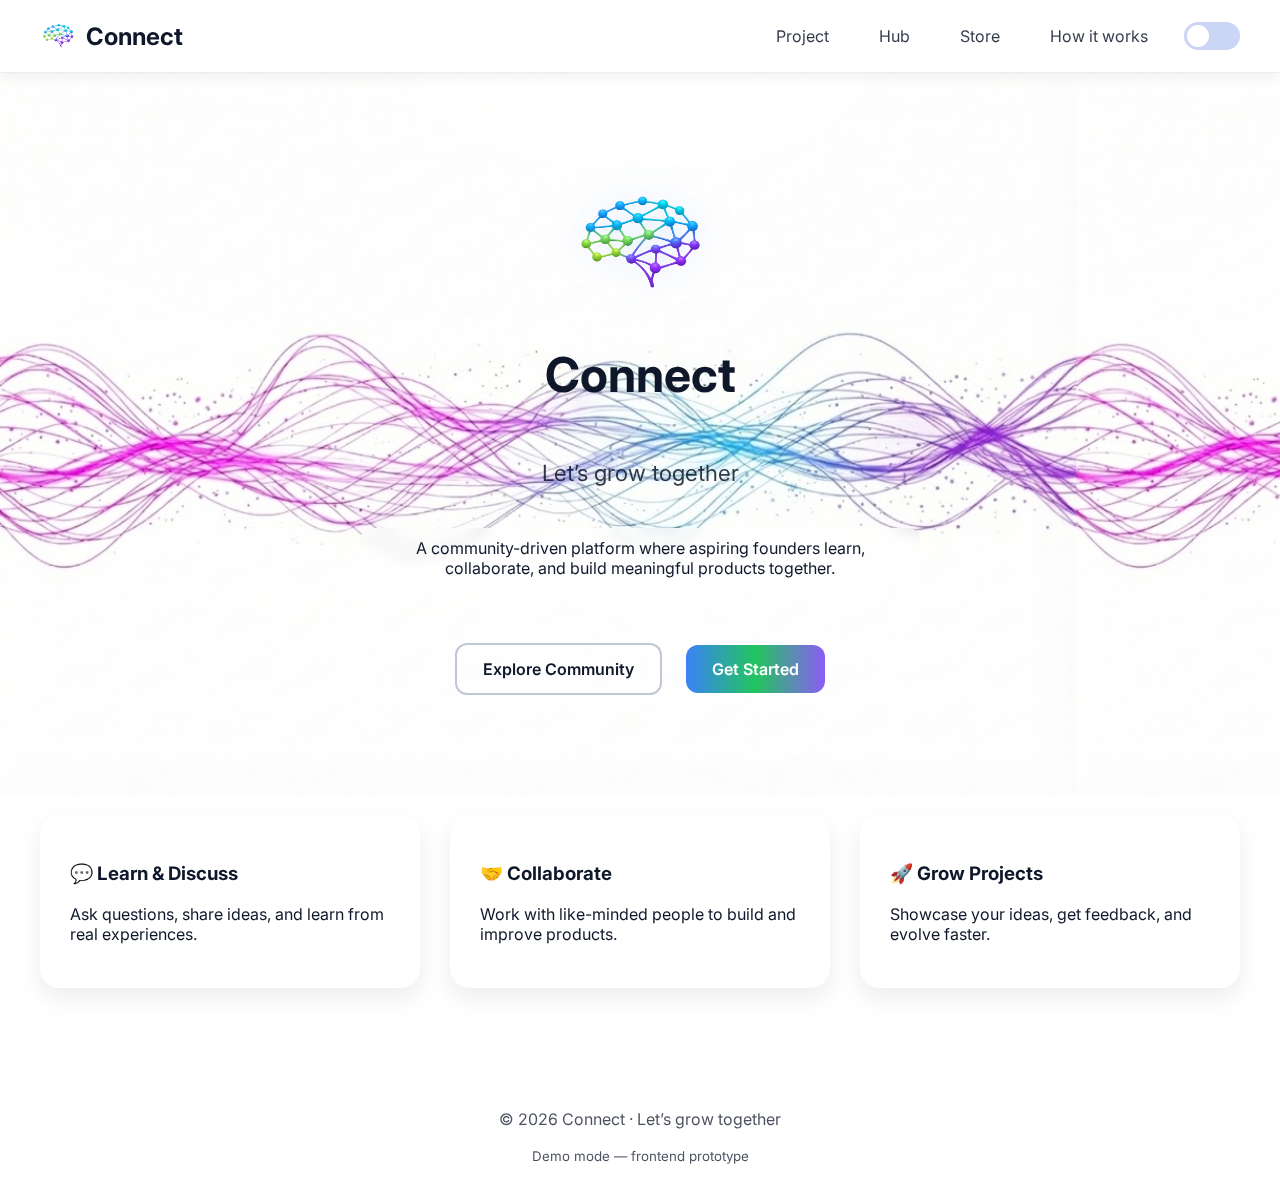
<file: index.html>
<!DOCTYPE html>
<html lang="en">
<head>
  <meta charset="UTF-8" />
  <meta name="viewport" content="width=device-width, initial-scale=1.0"/>
  <title>Connect — Let’s grow together</title>
  <link rel="preconnect" href="https://fonts.googleapis.com">
  <link rel="preconnect" href="https://fonts.gstatic.com" crossorigin>
  <link href="https://fonts.googleapis.com/css2?family=Caveat:wght@700&family=Inter:wght@400;600;700&display=swap" rel="stylesheet">
  <link rel="stylesheet" href="style.css"/>
 
</head>

<body class="light">
  <div class="background-glow"></div>

  <!-- NAVBAR -->
  <header class="navbar">
    <div class="logo">
      <img src="assets/logo-light.png" alt="Connect logo">
      <span>Connect</span>
    </div>

    <nav>
      <a href="project.html">Project</a>
      <a href="hub.html">Hub</a>
      <a href="store.html">Store</a>
      <a href="tutorial.html">How it works</a>

      <!-- Theme Toggle -->
      <div class="theme-switch" id="themeToggle">
        <div class="switch-circle"></div>
      </div>
    </nav>
  </header>

  <!-- HERO -->
  <main class="hero">
    <div class="hero-glow"></div>

    <img src="assets/logo-light.png" class="hero-logo" alt="Connect logo">

    <h1>Connect</h1>
    <p class="motto">Let’s grow together</p>

    <p class="description">
      A community-driven platform where aspiring founders learn,
      collaborate, and build meaningful products together.
    </p>

    <div class="actions">
      <a href="hub.html" class="btn secondary">Explore Community</a>
      <a href="login.html" class="btn primary">Get Started</a>
    </div>
  </main>

  <!-- FEATURES -->
<section class="features">
  <div class="feature">
    <h3>💬 Learn & Discuss</h3>
    <p>Ask questions, share ideas, and learn from real experiences.</p>
  </div>

  <div class="feature">
    <h3>🤝 Collaborate</h3>
    <p>Work with like-minded people to build and improve products.</p>
  </div>

  <div class="feature">
    <h3>🚀 Grow Projects</h3>
    <p>Showcase your ideas, get feedback, and evolve faster.</p>
  </div>
</section>


  <!-- FOOTER -->
  <footer>
    <p>© 2026 Connect · Let’s grow together</p>
    <small>Demo mode — frontend prototype</small>
  </footer>

  <script src="app.js"></script>
</body>
</html>

</html>
</file>
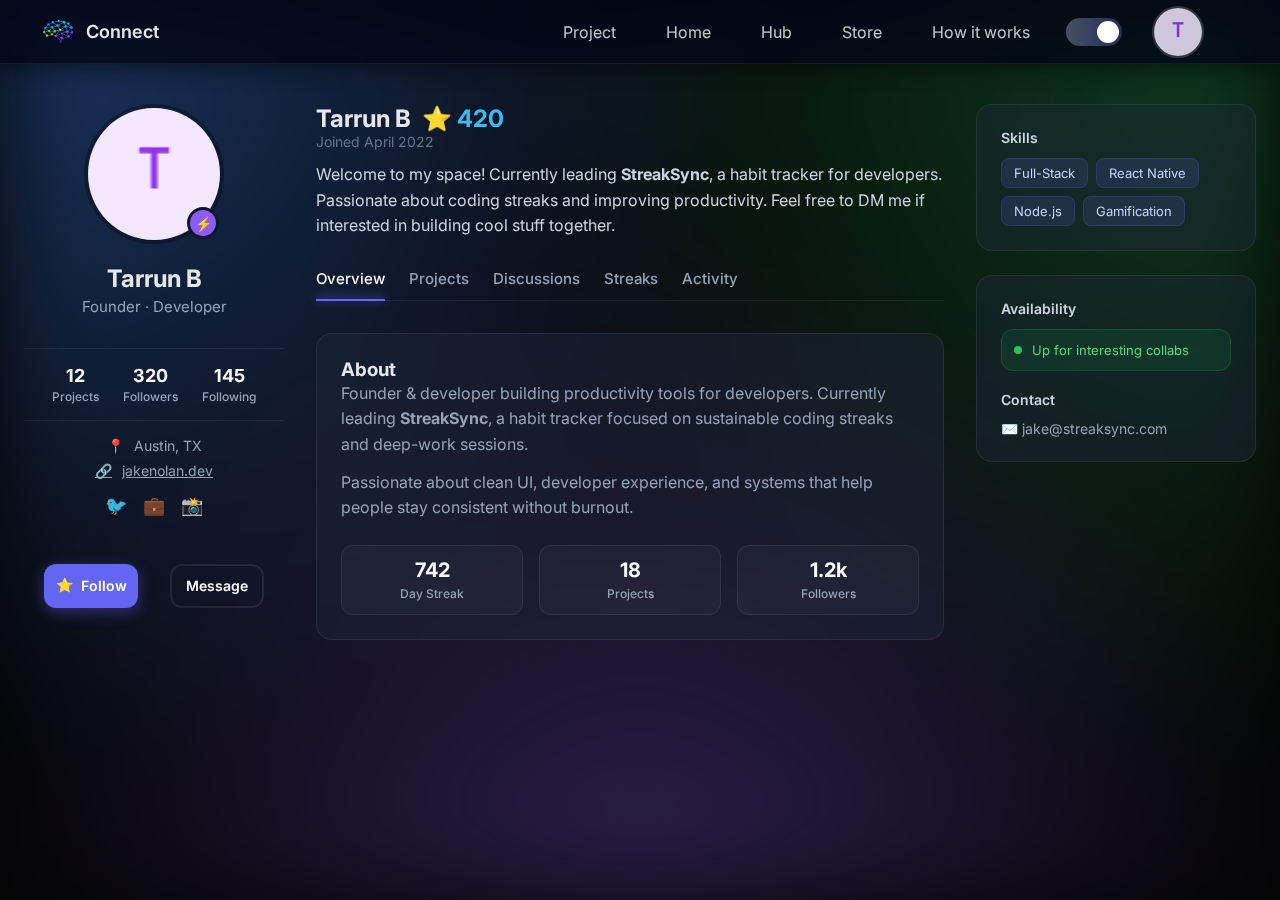
<file: profile.html>
<!doctype html>
<html lang="en">
<head>
  <meta charset="utf-8"/>
  <meta name="viewport" content="width=device-width, initial-scale=1"/>
  <title>Jake Nolan — Connect</title>

  <link href="https://fonts.googleapis.com/css2?family=Inter:wght@400;500;600;700&display=swap" rel="stylesheet">
  <link rel="stylesheet" href="projects.css">
  <link rel="stylesheet" href="style.css">
  <link rel="stylesheet" href="profile.css">
</head>

<body class="dark">
    <div class="background-glow"></div>

<header class="navbar">
  <div class="logo">
    <img src="assets/logo-light.png" alt="Connect logo">
    <span>Connect</span>
  </div>

  <nav>
    <a href ="project.html">Project</a>
    <a href="index.html">Home</a>
    <a href="hub.html">Hub</a>
    <a href="store.html">Store</a>
    <a href="tutorial.html">How it works</a>

    <div class="theme-switch" id="themeToggle">
      <div class="switch-circle"></div>
    </div>

    <a href="profile.html" class="nav-profile">
      <img src="assets/me.png" alt="My profile">
    </a>
  </nav>
</header>


<div class="page-container">

  <aside class="left-sidebar">
    <div class="profile-avatar-wrap">
      <img src="assets/me.png" alt="Jake Nolan" class="avatar-img">
      <div class="status-badge">⚡</div>
    </div>

    <h1 class="profile-name-large">Tarrun B</h1>
    <p class="profile-role">Founder · Developer</p>

    <div class="profile-stats">
      <div class="stat-item">
        <span class="stat-value">12</span>
        <span class="stat-label">Projects</span>
      </div>
      <div class="stat-item">
        <span class="stat-value">320</span>
        <span class="stat-label">Followers</span>
      </div>
      <div class="stat-item">
        <span class="stat-value">145</span>
        <span class="stat-label">Following</span>
      </div>
    </div>

    <div class="profile-meta-list">
      <div class="meta-row">
        <span>📍</span> Austin, TX
      </div>
      
      <a href="#" class="meta-row">
        <span>🔗</span> jakenolan.dev
      </a>

      <div style="display:flex; gap:16px; margin-top:8px; justify-content:center;">
         <a href="https://twitter.com" target="_blank" style="text-decoration:none; font-size:18px">🐦</a>
         <a href="https://linkedin.com" target="_blank" style="text-decoration:none; font-size:18px">💼</a>
         <a href="https://instagram.com" target="_blank" style="text-decoration:none; font-size:18px">📸</a>
      </div>
    </div>

    <div class="action-buttons">
      <button class="btn btn-primary">
        <span>⭐</span> Follow
      </button>
      <button class="btn btn-ghost">
        Message
      </button>
    </div>
  </aside>

  <main class="main-content">
    
    <div class="content-header">
      <h2>Tarrun B <span class="user-badge">⭐ 420</span></h2>
      <p style="color:#64748b; margin-bottom:12px; font-size:14px">Joined April 2022</p>
      <p class="bio-text">
        Welcome to my space! Currently leading <strong>StreakSync</strong>, a habit tracker for developers. 
        Passionate about coding streaks and improving productivity. Feel free to DM me if interested in building cool stuff together.
      </p>
    </div>

    <nav class="profile-tabs">
      <div class="tab-item active" data-target="overview">Overview</div>
      <div class="tab-item" data-target="projects">Projects</div>
      <div class="tab-item" data-target="discussions">Discussions</div>
      <div class="tab-item" data-target="streaks">Streaks</div>
      <div class="tab-item" data-target="activity">Activity</div>
    </nav>

    <div id="overview" class="profile-section glass-card tab-content active" data-section="overview">
      <h3>About</h3>
      <p style="margin-bottom: 12px; color: var(--text-muted); line-height: 1.6;">
        Founder & developer building productivity tools for developers. Currently
        leading <strong>StreakSync</strong>, a habit tracker focused on sustainable coding streaks
        and deep-work sessions.
      </p>

      <p style="margin-bottom: 24px; color: var(--text-muted); line-height: 1.6;">
        Passionate about clean UI, developer experience, and systems that help
        people stay consistent without burnout.
      </p>

      <div class="overview-stats">
        <div class="stat-box">
          <span class="stat-value">742</span>
          <span class="stat-label">Day Streak</span>
        </div>
        <div class="stat-box">
          <span class="stat-value">18</span>
          <span class="stat-label">Projects</span>
        </div>
        <div class="stat-box">
          <span class="stat-value">1.2k</span>
          <span class="stat-label">Followers</span>
        </div>
      </div>
    </div>

  <div id="projects" class="profile-section tab-content" data-section="projects" style="display:none">
      
      <a href="project-detail.html" class="glass-card project-card-link" style="text-decoration: none; display: block; color: inherit;">
        <div class="card-top">
          <div class="card-title">
            <span style="font-size:24px">💡</span>
            <div>
              <span style="color: white; font-weight: 600; font-size: 1.1rem;">Habit Tracker for Developers</span>
              <div style="font-size:13px; font-weight:400; color:#94a3b8; margin-top:2px">
                Gamifying productivity by tracking coding streaks.
              </div>
            </div>
          </div>
          <span class="stage-badge">MVP Stage</span>
        </div>

        <div class="progress-track">
          <div class="progress-fill" style="width: 44%"></div>
        </div>
        <div class="progress-text">44% Complete</div>

        <div class="tech-stack">
          <span class="tech-tag"><i style="background:#3178c6"></i> TypeScript</span>
          <span class="tech-tag"><i style="background:#61dafb"></i> React Native</span>
          <span class="tech-tag"><i style="background:#ffcb2b"></i> Firebase</span>
        </div>

        <div style="margin-top:16px; font-size:13px; color:#cbd5e1; display:flex; gap:16px">
          <span>⭐ 52 Stars</span>
          <span>👥 320 Followers</span>
        </div>
      </a>

      <div style="margin:24px 0 16px; font-weight:600; font-size:18px">Open Source Contributions</div>

      <div class="glass-card" style="padding:16px 24px">
        <div class="list-row">
          <div class="list-info">
            <h4>⚡ Supabase.io</h4>
            <span style="color:#94a3b8; font-size:13px">Open source Firebase alternative</span>
          </div>
          <div class="repo-stats">
             <span>❤️ 52</span>
             <span>🍴 25</span>
          </div>
        </div>

        <div class="list-row">
          <div class="list-info">
            <h4>🔥 StreakWave.js</h4>
            <span style="color:#94a3b8; font-size:13px">Tiny JS library for heatmaps</span>
          </div>
          <div class="repo-stats">
             <span>❤️ 80</span>
             <span>⭐ 120</span>
          </div>
        </div>
      </div>
    </div>

    <div id="discussions" class="profile-section glass-card tab-content" data-section="discussions" style="display:none">
      <h3>Recent Discussions</h3>

      <div class="discussion-row">
        <p class="disc-title">Should streaks reset after a missed day?</p>
        <span class="disc-meta">12 replies · 2 days ago</span>
      </div>

      <div class="discussion-row">
        <p class="disc-title">Daily vs weekly goals for developers</p>
        <span class="disc-meta">8 replies · 4 days ago</span>
      </div>

      <div class="discussion-row">
        <p class="disc-title">How do you avoid burnout while shipping fast?</p>
        <span class="disc-meta">21 replies · 1 week ago</span>
      </div>
    </div>

    <div id="streaks" class="profile-section glass-card tab-content" data-section="streaks" style="display:none">
      <h3>Streaks</h3>

      <div class="streak-row">
        <span>🔥 Coding Streak</span>
        <strong>742 days</strong>
      </div>

      <div class="streak-row">
        <span>📘 Learning Streak</span>
        <strong>181 days</strong>
      </div>

      <div class="streak-row">
        <span>✍️ Writing / Docs</span>
        <strong>96 days</strong>
      </div>

      <p class="streak-note">
        Streaks are based on consistent daily activity — not raw hours.
      </p>
    </div>

    <div id="activity" class="profile-section glass-card tab-content" data-section="activity" style="display:none">
      <h3>Recent Activity</h3>

      <div class="activity-item">
        🚀 Pushed updates to <strong>StreakSync</strong>
        <span>· 2 hours ago</span>
      </div>

      <div class="activity-item">
        💬 Replied to discussion “Weekly vs Daily streaks”
        <span>· Yesterday</span>
      </div>

      <div class="activity-item">
        ⭐ Starred <strong>Supabase</strong>
        <span>· 2 days ago</span>
      </div>

      <div class="activity-item">
        🛠️ Fixed UI contrast issue in dark mode
        <span>· 3 days ago</span>
      </div>
    </div>

  </main>

  <aside class="right-sidebar">
    <div class="glass-card">
      <div class="section-label">Skills</div>
      <div class="skill-pills">
        <span class="skill-pill">Full-Stack</span>
        <span class="skill-pill">React Native</span>
        <span class="skill-pill">Node.js</span>
        <span class="skill-pill">Gamification</span>
      </div>
    </div>

    <div class="glass-card">
      <div class="section-label">Availability</div>
      <div class="availability-card">
        <div style="width:8px; height:8px; background:#22c55e; border-radius:50%"></div>
        Up for interesting collabs
      </div>
      
      <div style="margin-top:20px">
        <div class="section-label">Contact</div>
        <div class="contact-email">
          ✉️ jake@streaksync.com
        </div>
      </div>
    </div>
  </aside>

</div>

<script src="profile.js"></script>
</body>
</html>
</file>
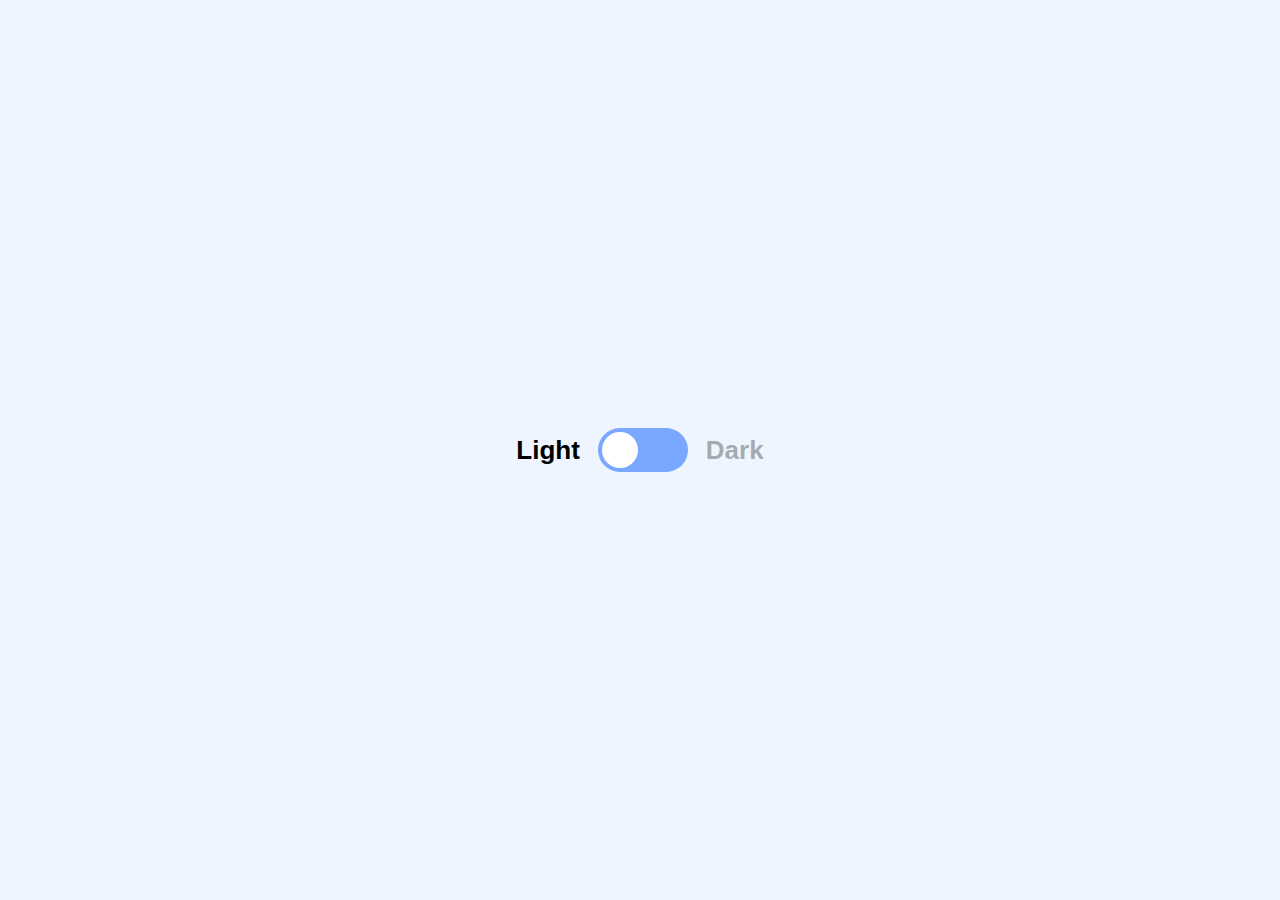
<file: to.html>
<!DOCTYPE html>
<html lang="en">
<head>
  <meta charset="UTF-8">
  <title>Light Dark Toggle</title>
  <link rel="stylesheet" href="s.css">
</head>
<body class="light">

<div class="toggle-wrapper">
  <span class="label light-label active">Light</span>

  <div class="toggle" id="toggle">
    <div class="circle"></div>
  </div>

  <span class="label dark-label">Dark</span>
</div>

<script src="st.js"></script>
</body>
</html>
</file>
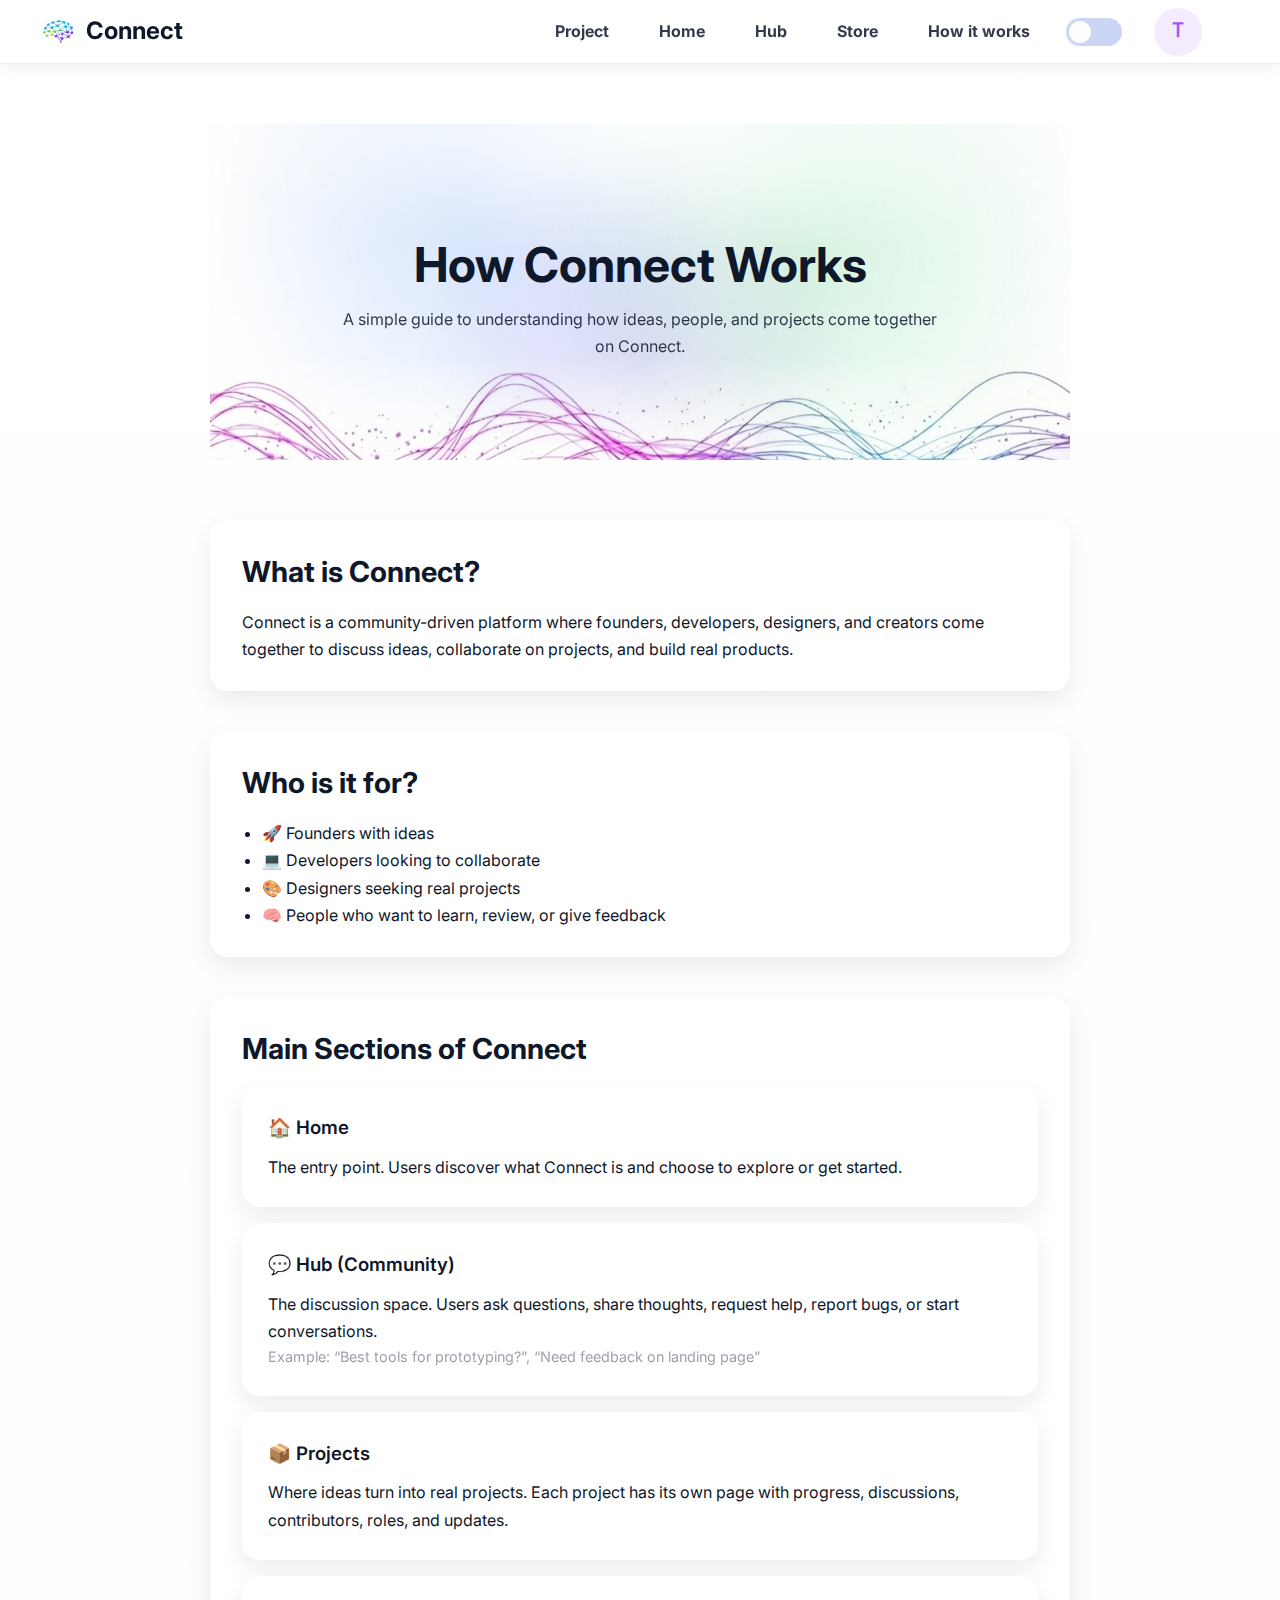
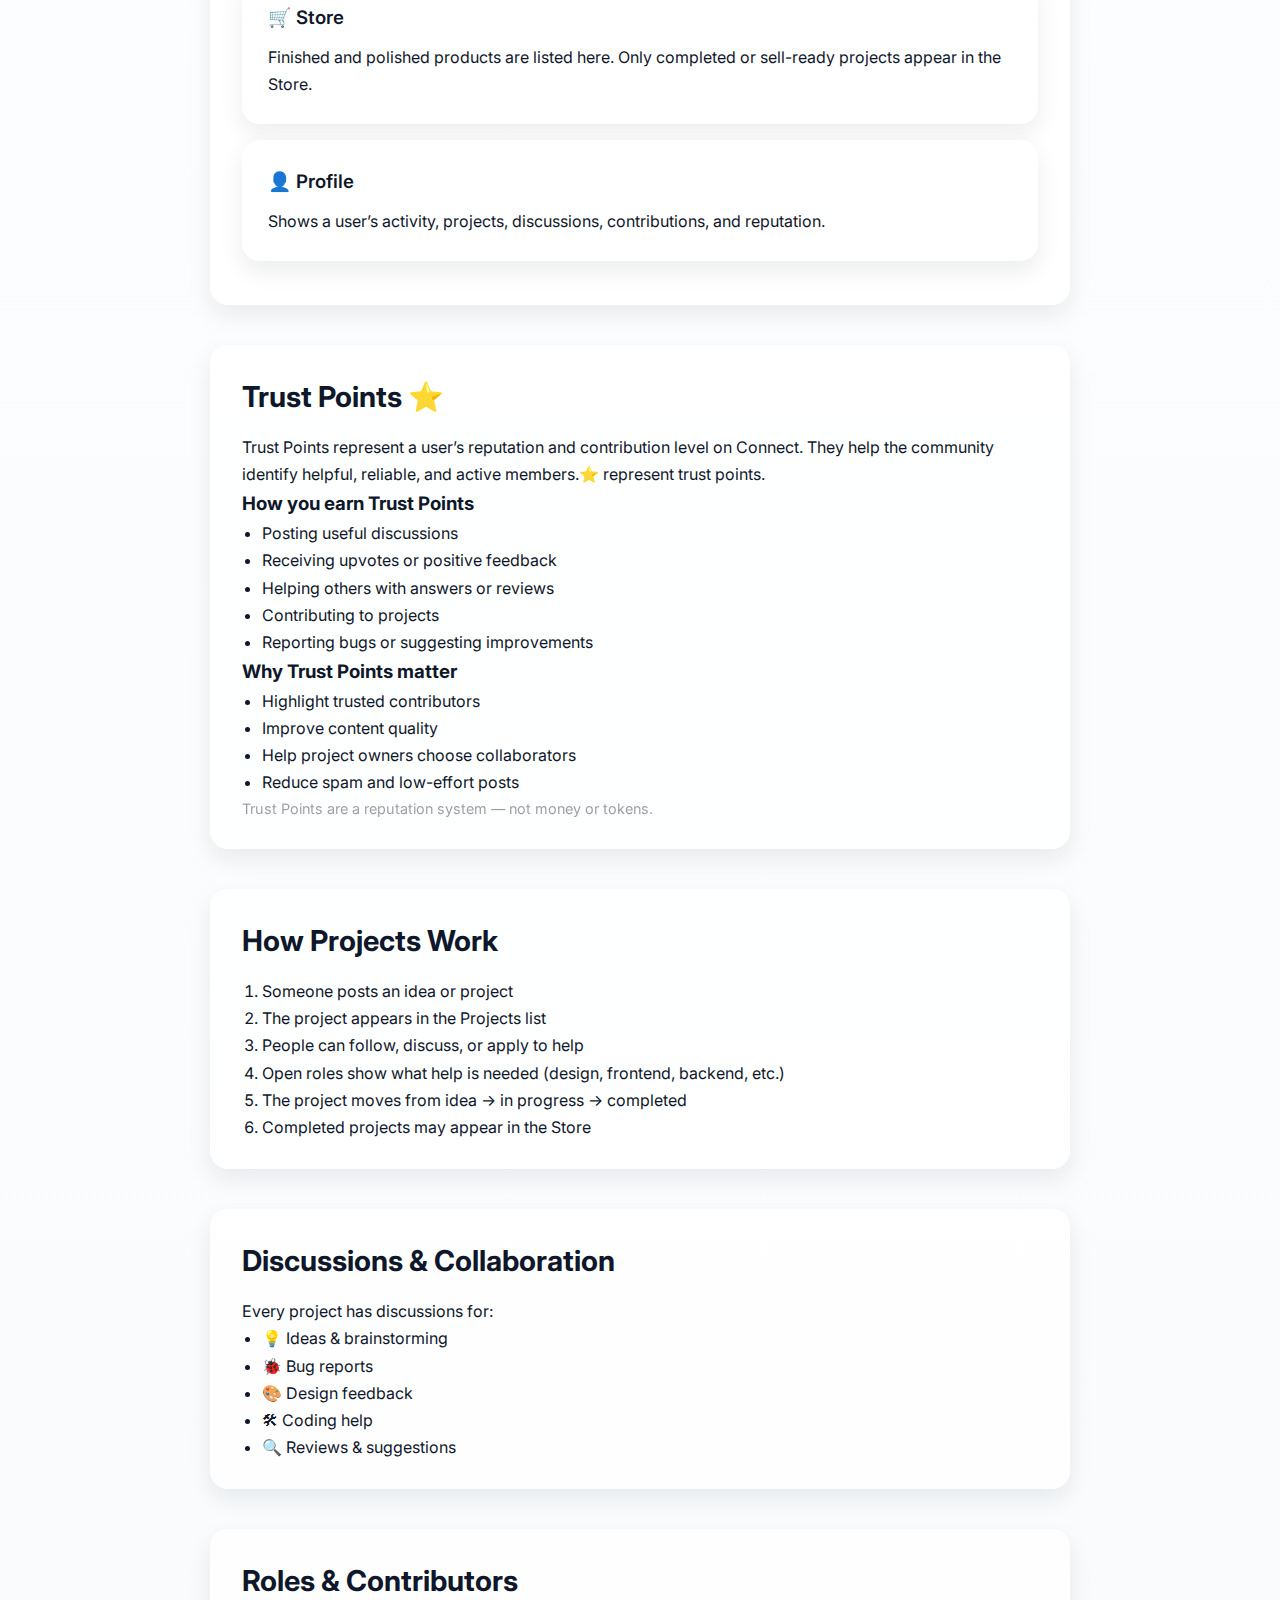
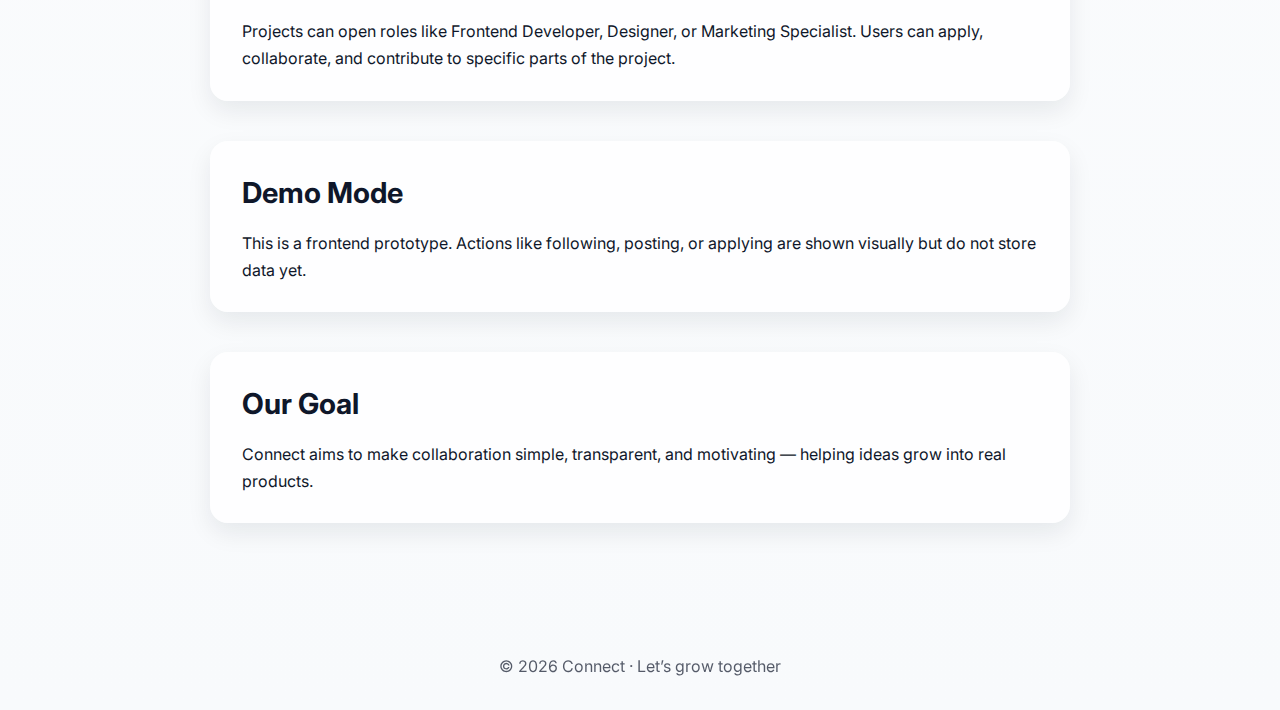
<file: tutorial.html>
<!DOCTYPE html>
<html lang="en">
<head>
  <meta charset="UTF-8" />
  <meta name="viewport" content="width=device-width, initial-scale=1.0"/>
  <title>How Connect Works</title>

  <link rel="preconnect" href="https://fonts.googleapis.com">
  <link href="https://fonts.googleapis.com/css2?family=Inter:wght@400;500;600;700&display=swap" rel="stylesheet">

  <link rel="stylesheet" href="style.css">
  <link rel="stylesheet" href="hubstyle.css">
  <link rel="stylesheet" href="tutorial.css">
</head>

<body class="light page-tutorial">

<header class="navbar">
  <div class="logo">
    <img src="assets/logo-light.png" alt="Connect logo">
    <span>Connect</span>
  </div>

  <nav>
    <a href="project.html">Project</a>
    <a href="index.html">Home</a>
    <a href="hub.html">Hub</a>
    <a href="store.html">Store</a>
    <a href="tutorial.html" class="active">How it works</a>

    <div class="theme-switch" id="themeToggle">
      <div class="switch-circle"></div>
    </div>

    <a href="profile.html" class="nav-profile">
      <img src="assets/me.png" alt="My profile">
    </a>
  </nav>
</header>


<body class="light">



<main class="how">

  <section class="hero">
    <h1>How Connect Works</h1>
    <p class="subtitle">
      A simple guide to understanding how ideas, people, and projects come together on Connect.
    </p>
  </section>

  <section class="block">
    <h2>What is Connect?</h2>
    <p>
      Connect is a community-driven platform where founders, developers, designers, and creators
      come together to discuss ideas, collaborate on projects, and build real products.
    </p>
  </section>

  <section class="block">
    <h2>Who is it for?</h2>
    <ul>
      <li>🚀 Founders with ideas</li>
      <li>💻 Developers looking to collaborate</li>
      <li>🎨 Designers seeking real projects</li>
      <li>🧠 People who want to learn, review, or give feedback</li>
    </ul>
  </section>

  <section class="block">
    <h2>Main Sections of Connect</h2>

    <div class="card">
      <h3>🏠 Home</h3>
      <p>
        The entry point. Users discover what Connect is and choose to explore or get started.
      </p>
    </div>

    <div class="card">
      <h3>💬 Hub (Community)</h3>
      <p>
        The discussion space. Users ask questions, share thoughts, request help, report bugs,
        or start conversations.
      </p>
      <p class="muted">
        Example: “Best tools for prototyping?”, “Need feedback on landing page”
      </p>
    </div>

    <div class="card">
      <h3>📦 Projects</h3>
      <p>
        Where ideas turn into real projects. Each project has its own page with progress,
        discussions, contributors, roles, and updates.
      </p>
    </div>

    <div class="card">
      <h3>🛒 Store</h3>
      <p>
        Finished and polished products are listed here. Only completed or sell-ready projects
        appear in the Store.
      </p>
    </div>

    <div class="card">
      <h3>👤 Profile</h3>
      <p>
        Shows a user’s activity, projects, discussions, contributions, and reputation.
      </p>
    </div>
  </section>
  <section class="block">
  <h2>Trust Points ⭐</h2>
  <p>
    Trust Points represent a user’s reputation and contribution level on Connect.
    They help the community identify helpful, reliable, and active members.⭐ represent trust points.
  </p>

  <h3>How you earn Trust Points</h3>
  <ul>
    <li>Posting useful discussions</li>
    <li>Receiving upvotes or positive feedback</li>
    <li>Helping others with answers or reviews</li>
    <li>Contributing to projects</li>
    <li>Reporting bugs or suggesting improvements</li>
  </ul>

  <h3>Why Trust Points matter</h3>
  <ul>
    <li>Highlight trusted contributors</li>
    <li>Improve content quality</li>
    <li>Help project owners choose collaborators</li>
    <li>Reduce spam and low-effort posts</li>
  </ul>

  <p class="muted">
    Trust Points are a reputation system — not money or tokens.
  </p>
</section>


  <section class="block">
    <h2>How Projects Work</h2>
    <ol>
      <li>Someone posts an idea or project</li>
      <li>The project appears in the Projects list</li>
      <li>People can follow, discuss, or apply to help</li>
      <li>Open roles show what help is needed (design, frontend, backend, etc.)</li>
      <li>The project moves from idea → in progress → completed</li>
      <li>Completed projects may appear in the Store</li>
    </ol>
  </section>

  <section class="block">
    <h2>Discussions & Collaboration</h2>
    <p>
      Every project has discussions for:
    </p>
    <ul>
      <li>💡 Ideas & brainstorming</li>
      <li>🐞 Bug reports</li>
      <li>🎨 Design feedback</li>
      <li>🛠 Coding help</li>
      <li>🔍 Reviews & suggestions</li>
    </ul>
  </section>

  <section class="block">
    <h2>Roles & Contributors</h2>
    <p>
      Projects can open roles like Frontend Developer, Designer, or Marketing Specialist.
      Users can apply, collaborate, and contribute to specific parts of the project.
    </p>
  </section>

  <section class="block">
    <h2>Demo Mode</h2>
    <p>
      This is a frontend prototype. Actions like following, posting, or applying are shown
      visually but do not store data yet.
    </p>
  </section>

  <section class="block">
    <h2>Our Goal</h2>
    <p>
      Connect aims to make collaboration simple, transparent, and motivating — helping
      ideas grow into real products.
    </p>
  </section>

</main>

<footer>
  <p>© 2026 Connect · Let’s grow together</p>
</footer>

</body>
<script src="app.js"></script>
</html>
</file>
<file: style.css>
:root {
  --bg-dark: #020617;
  --text-light: #0f172a;
  --text-dark: #f8fafc;
  --accent: linear-gradient(90deg, #3b82f6, #22c55e, #8b5cf6);
}

* {
  box-sizing: border-box;
  font-family: "Inter", system-ui, sans-serif;
}

body {
  margin: 0;
  transition: background 0.4s, color 0.4s;
}

/* ================= LIGHT / DARK ================= */

body.light {
  color: var(--text-light);
}

body.dark {
  background: var(--bg-dark);
  color: var(--text-dark);
}

/* ================= NAVBAR ================= */

.navbar {
  display: flex;
  justify-content: space-between;
  align-items: center;
  padding: 18px 40px;
}

.logo {
  display: flex;
  align-items: center;
  gap: 10px;
  font-size: 1.5rem;
  font-weight: 700;
}

.logo img {
  width: 36px;
}

nav {
  display: flex;
  align-items: center;
}

nav a {
  margin-right: 22px;
  padding: 8px 14px;
  text-decoration: none;
  color: inherit;
  opacity: 0.85;
  border-radius: 10px;
  transition: background 0.3s ease, transform 0.2s ease;
}

nav a:hover {
  opacity: 1;
  background: rgba(148,163,184,0.15);
  transform: translateY(-2px);
}

body.dark nav a:hover {
  background: rgba(255,255,255,0.08);
}

/* ================= THEME TOGGLE ================= */

.theme-switch {
  width: 56px;
  height: 28px;
  background: #cbd5f5;
  border-radius: 50px;
  position: relative;
  cursor: pointer;
}

.switch-circle {
  width: 22px;
  height: 22px;
  background: white;
  border-radius: 50%;
  position: absolute;
  top: 3px;
  left: 3px;
  transition: transform 0.3s ease;
}

body.dark .theme-switch {
  background: linear-gradient(
    90deg,
    rgba(148,163,184,0.45),
    rgba(99,102,241,0.35)
  );
}

body.dark .switch-circle {
  transform: translateX(28px);
}

/* ================= HERO ================= */

.hero {
  position: relative;
  text-align: center;
  padding: 90px 20px 70px;
  background-repeat: no-repeat;
  background-position: center;
  background-size: cover;
}

/* 🌞 LIGHT MODE → white wave */
body.light .hero {
  background-image: url("assets/wave-light.png");
}

/* 🌙 DARK MODE → original dark wave */
body.dark .hero {
  background-image: url("assets/wave-dark.png");
}

.hero-logo {
  width: 140px;
}

.hero h1 {
  font-size: 3rem;
}

.motto {
  font-size: 1.4rem;
  opacity: 0.85;
}

.description {
  max-width: 560px;
  margin: 20px auto;
}

/* ================= BUTTONS ================= */

.actions {
  margin-top: 35px;
}

.btn {
  padding: 14px 26px;
  border-radius: 12px;
  text-decoration: none;
  font-weight: 600;
  margin: 0 10px;
  display: inline-block;
}

.primary {
  background: var(--accent);
  color: white;
}

.secondary {
  border: 2px solid rgba(148,163,184,0.6);
  color: inherit;
}

/* ================= FOOTER ================= */

footer {
  text-align: center;
  padding: 25px;
  opacity: 0.75;
}

/* ================= LOGO IMAGE SWAP ================= */

body.light .logo img,
body.light .hero-logo {
  content: url("assets/logo-light.png");
}

body.dark .logo img,
body.dark .hero-logo {
  content: url("assets/logo-dark.png");
}
/* FIX: Separate features from hero background */
.features {
  background: #020617; /* same as dark bg */
  margin-top: 0;
}
/* ===== HARD SEPARATION BETWEEN HERO & FEATURES ===== */

/* Hero should not visually bleed down */
.hero {
  padding-bottom: 140px;
}

/* Features section – solid base like screenshot */
.features {
  background: #020617;
  padding-top: 80px;
  padding-bottom: 80px;
  margin-top: -60px;
  position: relative;
  z-index: 2;
}
.feature {
  background: rgba(17, 24, 39, 0.85);
  border-radius: 18px;
  box-shadow: 0 12px 28px rgba(0,0,0,0.35);
}
.features {
  padding-top: 80px;
}
/* FEATURES SECTION */
.features {
  display: grid;
  grid-template-columns: repeat(auto-fit, minmax(280px, 1fr));
  gap: 30px;
  padding: 80px 40px;
  background: transparent; /* IMPORTANT */
}

/* FEATURE CARDS (3 boxes like screenshot) */
.feature {
  background: rgba(17, 24, 39, 0.9);
  border-radius: 20px;
  padding: 28px 30px;
  box-shadow:
    0 10px 30px rgba(0, 0, 0, 0.4),
    inset 0 1px 0 rgba(255,255,255,0.04);
  transition: transform 0.3s ease, box-shadow 0.3s ease;
}

/* Optional subtle hover (can remove if you want static) */
.feature:hover {
  transform: translateY(-4px);
  box-shadow:
    0 18px 45px rgba(0, 0, 0, 0.5),
    inset 0 1px 0 rgba(255,255,255,0.06);
}
body.light .feature {
  background: #ffffff;
  box-shadow:
    0 10px 25px rgba(15, 23, 42, 0.08),
    inset 0 1px 0 rgba(255,255,255,0.6);
}
.feature:hover {
  transform: translateY(-4px);
}
/* LIGHT MODE NAVBAR – subtle separation */
body.light .navbar {
  background: rgba(255, 255, 255, 0.75);
  backdrop-filter: blur(10px);
  border-bottom: 1px solid rgba(15, 23, 42, 0.06);
}
body.light .navbar {
  background: #f8fafc;
}
/* NAVBAR – subtle separation in BOTH modes */
.navbar {
  position: sticky;
  top: 0;
  z-index: 100;
  backdrop-filter: blur(12px);
}

/* 🌞 Light mode – slightly more contrast */
body.light .navbar {
  background: rgba(255, 255, 255, 0.85);
  border-bottom: 1px solid rgba(15, 23, 42, 0.08);
  box-shadow: 0 4px 14px rgba(15, 23, 42, 0.06);
}

/* 🌙 Dark mode – subtle lift */
body.dark .navbar {
  background: rgba(2, 6, 23, 0.75);
  border-bottom: 1px solid rgba(255, 255, 255, 0.06);
  box-shadow: 0 4px 18px rgba(0, 0, 0, 0.45);
}
.btn {
  transition:
    transform 0.2s ease,
    box-shadow 0.2s ease,
    filter 0.2s ease;
}
.primary:hover {
   filter: brightness(1.05);
  box-shadow: 0 8px 22px rgba(59,130,246,0.35);
  filter: brightness(1.05);
}
.secondary:hover {
  filter: brightness(1.05);
  box-shadow: 0 6px 18px rgba(0,0,0,0.25);
}
.primary:hover {
  filter: brightness(1.1);
  box-shadow: 0 0 0 3px rgba(59,130,246,0.25);
}
.secondary:hover {
  filter: brightness(1.08);
  box-shadow: 0 0 0 3px rgba(148,163,184,0.35);
}

body.light .hero::after {
  content: "";
  position: absolute;
  inset: 0;
  background:
    radial-gradient(
      60% 50% at 50% 35%,
      rgba(255, 255, 255, 0.6),
      rgba(255, 255, 255, 0.25),
      transparent 70%
    );
  z-index: 0;
  pointer-events: none;
}
body.dark .hero::after {
  content: "";
  position: absolute;
  inset: 0;
  background:
    radial-gradient(
      60% 50% at 50% 35%,
      rgba(99, 102, 241, 0.25),
      rgba(59, 130, 246, 0.15),
      transparent 70%
    );
  z-index: 0;
  pointer-events: none;
}
.hero > * {
  position: relative;
  z-index: 1;
}
.hero {
  position: relative;
  overflow: hidden;
}
.hero::before {
  content: "";
  position: absolute;
  inset: 0;
  background-repeat: no-repeat;
  background-position: center;
  background-size: cover;
  z-index: 0;
}
body.light .hero::before {
  background-image: url("assets/wave-light.png");
}
body.dark .hero::before {
  background-image: url("assets/wave-dark.png");
}
body.light .hero::after {
  background:
    radial-gradient(
      70% 55% at 50% 35%,
      rgba(255,255,255,0.7),
      rgba(255,255,255,0.35),
      transparent 70%
    );
}
body.dark .hero::after {
  background:
    radial-gradient(
      70% 55% at 50% 35%,
      rgba(99,102,241,0.35),
      rgba(59,130,246,0.18),
      transparent 70%
    );
}
.hero > * {
  position: relative;
  z-index: 2;
}
.hero-logo {
  /* This removes the white background from the logo in Light Mode */
  mix-blend-mode: multiply; 
  
  /* Adds a subtle soft glow around the brain itself */
  filter: drop-shadow(0 0 20px rgba(59, 130, 246, 0.2)); 
  position: relative;
  z-index: 10;
}

body.dark .hero-logo {
  /* In Dark Mode, 'screen' makes the logo's dark parts transparent instead */
  mix-blend-mode: screen;
  filter: drop-shadow(0 0 25px rgba(139, 92, 246, 0.4));
}

.description {
  display: inline-block;
  padding: 10px 16px;
  border-radius: 12px;
  background: rgba(0, 0, 0, 0.25);
  backdrop-filter: blur(6px);
}body.dark .description {
  background: rgba(0, 0, 0, 0.35);
  color: #f8fafc;
}
body.light .description {
  background: rgba(255, 255, 255, 0.6);
  color: #0f172a;
}
body.light .description {
  background: rgba(255, 255, 255, 0.4);
}
body.light .hero::after {
  content: "";
  position: absolute;
  inset: 0;
  background:
    radial-gradient(
      80% 60% at 50% 0%,
      rgba(255,255,255,0.75),
      rgba(255,255,255,0.35),
      transparent 70%
    );
  z-index: 0;
  pointer-events: none;
}
body.dark .hero::after {
  content: "";
  position: absolute;
  inset: 0;
  background:
    radial-gradient(
      80% 60% at 50% 0%,
      rgba(99,102,241,0.35),
      rgba(59,130,246,0.18),
      transparent 70%
    );
  z-index: 0;
  pointer-events: none;
}
.hero::after {
  mask-image: linear-gradient(
    to bottom,
    black 55%,
    transparent 100%
  );
}
@keyframes heroFloat {
  0% {
    background-position: 50% 50%;
  }
  50% {
    background-position: 50% 47%;
  }
  100% {
    background-position: 50% 50%;
  }
}

.hero::before {
  animation: heroFloat 14s ease-in-out infinite;
}

@keyframes heroGlowFloat {
  0% {
    transform: translateY(0);
    opacity: 0.9;
  }
  50% {
    transform: translateY(12px);
    opacity: 1;
  }
  100% {
    transform: translateY(0);
    opacity: 0.9;
  }
}
/* Update this section in your CSS */
.hero::before {
  content: "";
  position: absolute;
  inset: 0;
  background-repeat: repeat-x; /* Essential for looping */
  background-position: 0 center;
  background-size: auto 100%; /* Keeps height consistent while allowing width to tile */
  z-index: 0;
  
  /* Link the new animation here */
  animation: slideBg 60s linear infinite; 
}

/* Ensure the light/dark images are still applied */
body.light .hero::before {
  background-image: url("assets/wave-light.png");
}

body.dark .hero::before {
  background-image: url("assets/wave-dark.png");
}
@keyframes slideBg {
  from {
    background-position-x: 0;
  }
  to {
    background-position-x: 2000px; /* Adjust this number based on your image width for speed */
  }
}
.hero {
  position: relative;
  overflow: hidden;
  background: #050505; /* Deep dark background so the glow is visible */
  display: flex;
  flex-direction: column;
  align-items: center;
  justify-content: center;
  padding: 100px 20px;
  text-align: center;
}

/* The primary background glow */
/* 1. Dark Background */
body.dark {
  background-color: #050505; /* Deep black */
  color: #e5e7eb;
  position: relative;
  z-index: 1;
}

/* 2. The Fixed Background Glow */
.background-glow {
  position: fixed;
  inset: 0;
  z-index: -1; /* Behind everything */
  pointer-events: none;
  
  /* The Colorful Gradients */
  background:
    radial-gradient(circle at 0% 0%, rgba(59, 130, 246, 0.4), transparent 50%),
    radial-gradient(circle at 100% 0%, rgba(34, 197, 94, 0.3), transparent 50%),
    radial-gradient(circle at 50% 100%, rgba(139, 92, 246, 0.3), transparent 60%);
    
  /* Blur & Animate */
  filter: blur(50px);
  animation: glowPulse 8s ease-in-out infinite;
  
  /* Hide in light mode (optional) */
  opacity: 0;
  transition: opacity 0.5s;
}

body.dark .background-glow {
  opacity: 1;
}

/* 3. Animation */
@keyframes glowPulse {
  0% { transform: scale(1); }
  50% { transform: scale(1.05); }
  100% { transform: scale(1); }
}

/* ================= COMPONENT UPDATES ================= */
</file>
<file: projects.css>
:root {
  --bg-1: #071029; /* deep */
  --card: #0f1726;
  --accent-from: #7c7cff;
  --accent-to: #4dd4c6;
  --glass: rgba(255, 255, 255, 0.04);
  --muted: rgba(255, 255, 255, 0.65);
}

/* reset */
* {
  box-sizing: border-box;
  margin: 0;
  padding: 0;
}

html,
body {
  height: 100%;
}

body {
  font-family: Inter, system-ui, -apple-system, Segoe UI, Roboto, "Helvetica Neue", Arial;
  background: radial-gradient(1200px 600px at 50% 0%, #040615 0%, #051026 35%, #081826 100%);
  color: #e6eef8;
  -webkit-font-smoothing: antialiased;
  -moz-osx-font-smoothing: grayscale;
}

/* NAVBAR */
.navbar {
  height: 64px;
  display: flex;
  align-items: center;
  justify-content: space-between;
  padding: 0 28px;
  position: sticky;
  top: 0;
  z-index: 60;
  background: linear-gradient(180deg, rgba(2, 6, 23, 0.72) 0%, rgba(2, 6, 23, 0.56) 100%);
  backdrop-filter: blur(8px);
  box-shadow: 0 6px 18px rgba(0, 0, 0, 0.6);
}

.logo {
  display: flex;
  align-items: center;
  gap: 10px;
}

.logo img {
  width: 36px;
  height: 36px;
}

.logo span {
  font-weight: 600;
  font-size: 18px;
}

.nav-links {
  display: flex;
  gap: 20px;
  align-items: center;
}

.nav-links a {
  color: var(--muted);
  text-decoration: none;
  font-weight: 500;
}

.nav-right {
  display: flex;
  align-items: center;
  gap: 16px;
}

.profile-btn img {
  width: 36px;
  height: 36px;
  border-radius: 50%;
  display: block;
}

/* HERO */
.hero {
  position: relative;
  padding: 56px 20px 36px;
  overflow: visible;
  background-image: url('assets/hero-cosmic.jpg');
  background-size: cover;
  background-position: center;
}

/* hero glow layer */
.hero::before {
  content: "";
  position: absolute;
  inset: 0;
  z-index: 0;
  background:
    radial-gradient(600px 240px at 20% 20%, rgba(124, 124, 255, 0.16), transparent 20%),
    radial-gradient(480px 200px at 80% 30%, rgba(77, 212, 198, 0.12), transparent 18%);
  filter: blur(40px);
  pointer-events: none;
}

.hero-inner {
  position: relative;
  z-index: 2;
  max-width: 1200px;
  margin: 0 auto;
  padding: 30px 22px;
  text-align: center;
}

.hero-title {
  font-size: 40px;
  font-weight: 600;
  margin-bottom: 8px;
}

.hero-sub {
  color: rgba(230, 238, 248, 0.8);
  margin-bottom: 22px;
}

.search-row {
  display: flex;
  gap: 12px;
  align-items: center;
  justify-content: center;
}

.search-box {
  display: flex;
  align-items: center;
  gap: 10px;
  width: 60%;
  min-width: 360px;
  background: linear-gradient(180deg, rgba(255, 255, 255, 0.06), rgba(255, 255, 255, 0.02));
  padding: 14px 18px;
  border-radius: 30px;
  box-shadow: 0 12px 30px rgba(10, 15, 25, 0.6);
}

.search-box input {
  flex: 1;
  background: transparent;
  border: none;
  color: var(--muted);
  outline: none;
  font-size: 15px;
}

.search-cta {
  padding: 10px 18px;
  border-radius: 999px;
  background: linear-gradient(90deg, var(--accent-from), var(--accent-to));
  color: white;
  font-weight: 600;
  border: 0;
  cursor: pointer;
}

/* FILTER ROW */
.filters {
  display: flex;
  align-items: center;
  justify-content: space-between;
  gap: 18px;
  max-width: 1200px;
  margin: 18px auto;
  padding: 12px 22px;
}

.pills {
  display: flex;
  gap: 12px;
  align-items: center;
}

.pill {
  padding: 9px 14px;
  border-radius: 999px;
  background: rgba(255, 255, 255, 0.03);
  color: var(--muted);
  font-weight: 600;
  cursor: pointer;
  border: 1px solid rgba(255, 255, 255, 0.03);
}

.pill.active {
  background: linear-gradient(90deg, var(--accent-from), var(--accent-to));
  color: #071026;
}

.sort {
  color: var(--muted);
}

/* PROJECT GRID */
.container {
  max-width: 1200px;
  margin: 20px auto;
  padding: 0 22px;
}

.grid {
  display: grid;
  grid-template-columns: 1fr 1fr;
  gap: 24px;
}

.card {
  background: linear-gradient(180deg, rgba(255, 255, 255, 0.02), rgba(255, 255, 255, 0.01));
  border-radius: 14px;
  padding: 18px;
  box-shadow: 0 8px 30px rgba(3, 8, 18, 0.6);
  border: 1px solid rgba(255, 255, 255, 0.03);
}

.badge {
  display: inline-block;
  padding: 6px 10px;
  border-radius: 999px;
  background: linear-gradient(90deg, #2a7aef, #6fe0c6);
  font-weight: 600;
  color: #081026;
  margin-bottom: 12px;
}

.card h3 {
  font-size: 20px;
  margin-bottom: 8px;
}

.card p {
  color: rgba(230, 238, 248, 0.8);
  line-height: 1.45;
  margin-bottom: 12px;
}

.meta {
  display: flex;
  align-items: center;
  gap: 12px;
}

.meta .avatar {
  width: 40px;
  height: 40px;
  border-radius: 50%;
  background: #c7d2fe;
}

.meta .who {
  font-weight: 600;
}

.meta .meta-right {
  margin-left: auto;
}

.view-btn {
  padding: 8px 14px;
  border-radius: 10px;
  background: rgba(255, 255, 255, 0.03);
  border: 1px solid rgba(255, 255, 255, 0.06);
  color: var(--muted);
  cursor: pointer;
}

/* responsive */
@media (max-width: 980px) {
  .grid {
    grid-template-columns: 1fr;
  }

  .search-box {
    width: 86%;
  }

  .hero-title {
    font-size: 32px;
  }
}
.avatar {
  width: 46px;
  height: 46px;
  border-radius: 50%;
  overflow: hidden;
}

.avatar img {
  width: 100%;
  height: 100%;
  object-fit: cover;
}
.nav-profile {
  margin-left: 16px;
  display: flex;
  align-items: center;
}

.nav-profile img {
  width: 34px;
  height: 34px;
  border-radius: 50%;
  object-fit: cover;
  cursor: pointer;
  border: 2px solid rgba(255,255,255,0.4);
}

body.dark .nav-profile img {
  border-color: rgba(255,255,255,0.2);
}
.nav-profile img {
  width: 52px;   /* was 48px */
  height: 52px;  /* was 48px */
}
.navbar {
  height: 64px;
}
/* Update your .filters class */
.filters {
  display: flex;
  align-items: center;
  justify-content: center; /* Changing from space-between to center */
  gap: 20px; /* Adds space between the tags and the sort button */
  max-width: 1200px;
  margin: 18px auto;
  padding: 12px 22px;
}
/* ================= CARD CONTAINER ================= */
.card {
  /* Deep Blue Glass Background */
  background: linear-gradient(
    180deg, 
    rgba(30, 41, 59, 0.7) 0%, 
    rgba(15, 23, 42, 0.6) 100%
  );
  backdrop-filter: blur(12px);
  -webkit-backdrop-filter: blur(12px);
  
  /* Border & Glow */
  border: 1px solid rgba(255, 255, 255, 0.08);
  box-shadow: 0 4px 20px rgba(0, 0, 0, 0.2);
  border-radius: 16px;
  padding: 20px;
  
  display: flex;
  flex-direction: column;
  transition: transform 0.2s ease, box-shadow 0.2s ease;
}

.card:hover {
  transform: translateY(-2px);
  border-color: rgba(255, 255, 255, 0.15);
  box-shadow: 0 10px 30px rgba(0, 0, 0, 0.3), inset 0 0 20px rgba(59, 130, 246, 0.1);
}

/* ================= HEADER BADGES ================= */
.card-header {
  display: flex;
  justify-content: space-between;
  align-items: center;
  margin-bottom: 16px;
}

/* Category Badge (Left) */
.badge.category {
  display: flex;
  align-items: center;
  gap: 8px;
  background: rgba(59, 130, 246, 0.15); /* Blue tint */
  border: 1px solid rgba(59, 130, 246, 0.3);
  padding: 6px 12px;
  border-radius: 999px;
  font-size: 12px;
  font-weight: 500;
  color: #93c5fd; /* Light Blue Text */
}

/* Status Badge (Right - Yellow) */
.badge.status {
  display: flex;
  align-items: center;
  gap: 6px;
  background: rgba(234, 179, 8, 0.1); /* Gold tint */
  border: 1px solid rgba(234, 179, 8, 0.2);
  padding: 4px 10px;
  border-radius: 8px;
  font-size: 11px;
  font-weight: 600;
  color: #fde047; /* Gold Text */
}

/* ================= CONTENT ================= */
.card-title {
  color: #f8fafc; /* White */
  font-size: 18px;
  font-weight: 600;
  margin-bottom: 8px;
  line-height: 1.4;
}

.card-desc {
  color: #94a3b8; /* Slate gray */
  font-size: 14px;
  line-height: 1.5;
  margin-bottom: 16px;
  flex-grow: 1; /* Pushes footer down if cards have different heights */
}

/* ================= TAGS ================= */
.card-tags {
  display: flex;
  gap: 8px;
  margin-bottom: 20px;
}

.tag {
  background: rgba(30, 41, 59, 0.5);
  border: 1px solid rgba(255, 255, 255, 0.05);
  padding: 4px 12px;
  border-radius: 6px;
  font-size: 12px;
  color: #cbd5e1;
}

/* ================= FOOTER ================= */
.card-footer {
  display: flex;
  justify-content: space-between;
  align-items: center;
  padding-top: 16px;
  border-top: 1px solid rgba(255, 255, 255, 0.05); /* Separator line */
}

.user-info {
  display: flex;
  align-items: center;
  gap: 8px;
  font-size: 13px;
  color: #e2e8f0;
}

.avatar-small {
  width: 28px;
  height: 28px;
  border-radius: 50%;
  object-fit: cover;
  border: 1px solid rgba(255, 255, 255, 0.2);
}

.username {
  font-weight: 600;
}

.rating {
  color: #fbbf24; /* Star color */
  font-size: 12px;
}

.extra-info {
  color: #64748b;
  font-size: 12px;
}

/* View Button */
.card-btn {
  background: linear-gradient(135deg, #3b82f6 0%, #2563eb 100%);
  color: white;
  border: none;
  padding: 6px 16px;
  border-radius: 8px;
  font-size: 13px;
  font-weight: 500;
  cursor: pointer;
  box-shadow: 0 4px 12px rgba(37, 99, 235, 0.3);
  transition: opacity 0.2s;
}

.card-btn:hover {
  opacity: 0.9;
}
/* Container for alignment */
.sort {
  display: flex;
  align-items: center;
  gap: 8px;
  color: #94a3b8; /* Muted slate color */
  font-size: 14px;
}

/* The actual dropdown */
.sort-select {
  background: rgba(255, 255, 255, 0.05);
  border: 1px solid rgba(255, 255, 255, 0.1);
  border-radius: 8px;
  color: #f8fafc; /* Near white text */
  padding: 4px 12px;
  cursor: pointer;
  outline: none;
  font-family: inherit;
  font-weight: 500;
  transition: all 0.2s ease;
}

.sort-select:hover {
  background: rgba(255, 255, 255, 0.1);
  border-color: rgba(255, 255, 255, 0.2);
}

/* Styling the options inside (Browser support varies) */
.sort-select option {
  background: #0f172a; /* Dark background to match your theme */
  color: #f8fafc;
}
.hero::before {
  content: "";
  position: absolute;
  inset: 0;

  /* 🔥 Glow gradients */
  background:
    radial-gradient(circle at 30% 30%, rgba(59,130,246,0.25), transparent 40%),
    radial-gradient(circle at 70% 40%, rgba(34,197,94,0.2), transparent 45%),
    radial-gradient(circle at 50% 70%, rgba(139,92,246,0.2), transparent 45%);

  /* Fade glow at bottom */
  mask-image: linear-gradient(to bottom, black 70%, transparent 100%);

  z-index: 0;
}
.hero-glow {
  position: absolute;
  inset: 0;
  background: radial-gradient(
    circle at center,
    rgba(59,130,246,0.25),
    rgba(34,197,94,0.15),
    transparent 70%
  );
  filter: blur(80px);
  z-index: 0;
}
.hero > * {
  position: relative;
  z-index: 1;
}
body.light {
  background: linear-gradient(#ffffff, #f8fafc);
  color: #0f172a;
}
body.light .navbar {
  background: rgba(255, 255, 255, 0.9);
  box-shadow: 0 6px 18px rgba(15, 23, 42, 0.08);
}

body.light .nav-links a {
  color: #334155;
}
body.light .hero {
  background: linear-gradient(120deg, #7c7cff, #4dd4c6);
}

body.light .hero-title,
body.light .hero-sub {
  color: #ffffff;
}
body.light .search-box {
  background: #ffffff;
  box-shadow: 0 12px 30px rgba(15, 23, 42, 0.12);
}

body.light .search-box input {
  color: #0f172a;
}
body.light .pill {
  background: rgba(15, 23, 42, 0.06);
  color: #0f172a;
  border: 1px solid rgba(15, 23, 42, 0.1);
}

body.light .pill.active {
  background: linear-gradient(90deg, #7c7cff, #4dd4c6);
  color: #ffffff;
}
body.light .sort {
  color: #0f172a;
}

body.light .sort-select {
  background: #ffffff;
  color: #0f172a;
  border: 1px solid rgba(15, 23, 42, 0.15);
}

body.light .sort-select option {
  background: #ffffff;
  color: #0f172a;
}
body.light .card {
  background: #ffffff;
  border: 1px solid rgba(15, 23, 42, 0.08);
  box-shadow: 0 10px 30px rgba(15, 23, 42, 0.12);
}

body.light .card-title {
  color: #0f172a;
}

body.light .card-desc {
  color: #475569;
}
body.light .tag {
  background: rgba(15, 23, 42, 0.06);
  color: #334155;
}

body.light .user-info {
  color: #0f172a;
}

body.light .extra-info {
  color: #64748b;
}
body.light .card-btn {
  background: linear-gradient(135deg, #7c7cff, #4dd4c6);
  color: #ffffff;
}
body.light .hero {
  background: linear-gradient(
    120deg,
    #7c7cff 0%,
    #6bd4e6 45%,
    #4dd4c6 100%
  );
}
body.light .hero::before {
  background: none;
  filter: none;
}
body.light .hero-glow {
  display: none;
}body.light .hero-title {
  color: #ffffff;
}

body.light .hero-sub {
  color: rgba(255,255,255,0.9);
}
body.light .search-box {
  background: #ffffff;
  box-shadow: 0 14px 40px rgba(15, 23, 42, 0.18);
}

body.light .search-box input {
  color: #0f172a;
}
.legend-container {
  display: flex;
  align-items: center;
  gap: 24px;
  background: rgba(30, 41, 59, 0.4);
  padding: 10px 25px;
  border-radius: 999px;
  border: 1px solid rgba(255, 255, 255, 0.05);
  margin-left: 20px;
}

.legend-label {
  color: #64748b;
  font-size: 12px;
  text-transform: uppercase;
  letter-spacing: 1px;
  font-weight: 700;
}

.legend-item {
  display: flex;
  align-items: center;
  gap: 8px;
  color: #cbd5e1;
  font-size: 14px;
  cursor: pointer;
  transition: opacity 0.2s;
}

.legend-item:hover {
  opacity: 0.8;
}

/* Status Dots with Glow */
.dot {
  width: 10px;
  height: 10px;
  border-radius: 50%;
}

.dot.live { 
  background: #fde047; 
  box-shadow: 0 0 8px rgba(253, 224, 71, 0.6); 
}

.dot.process.light.dark { 
  background: #2d343d; 
  box-shadow: 0 0 8px rgba(148, 163, 184, 0.6); 
}

.dot.completed { 
  background: #4ade80; 
  box-shadow: 0 0 8px rgba(74, 222, 128, 0.6); 
}
/* Sidebar Layout Container */
.content-layout {
  max-width: 1300px;
  margin: 0 auto;
  display: grid;
  grid-template-columns: 200px 1fr; /* Sidebar width vs main content */
  gap: 30px;
  padding: 0 20px;
  align-items: start;
}

/* Sidebar Legend Styling */
.side-legend {
  position: sticky;
  top: 100px; /* Keeps it visible during scroll */
  display: flex;
  flex-direction: column;
  gap: 16px;
  padding: 20px;
  background: rgba(255, 255, 255, 0.03);
  border-radius: 12px;
  border: 1px solid rgba(255, 255, 255, 0.05);
}

.legend-label {
  font-size: 11px;
  text-transform: uppercase;
  color: #64748b;
  font-weight: 700;
  letter-spacing: 1px;
}

.legend-item {
  display: flex;
  align-items: center;
  gap: 10px;
  color: #e2e8f0;
  font-size: 14px;
}

/* Dots */
.dot {
  width: 10px;
  height: 10px;
  border-radius: 50%;
}
.dot.live { background: #fde047; box-shadow: 0 0 8px rgba(253, 224, 71, 0.4); }
.dot.process { background: #1a2029; }
.dot.completed { background: #4ade80; box-shadow: 0 0 8px rgba(74, 222, 128, 0.4); }

/* Responsive fix */
@media (max-width: 900px) {
  .content-layout {
    grid-template-columns: 1fr;
  }
  .side-legend {
    position: static;
    flex-direction: row;
    justify-content: center;
  }
}
/* ================= LIGHT MODE LEGEND ================= */
body.light .side-legend {
  background: rgba(255, 255, 255, 0.85);
  border: 1px solid rgba(15, 23, 42, 0.12);
  box-shadow: 0 8px 24px rgba(15, 23, 42, 0.08);
}

body.light .legend-label {
  color: #475569;
}

body.light .legend-item {
  color: #0f172a;
}

/* Status dots in light mode */
body.light .dot.live {
  background: #facc15; /* yellow */
  box-shadow: 0 0 6px rgba(250, 204, 21, 0.6);
}

body.light .dot.process {
  background: #505b69; /* gray */
  box-shadow: 0 0 6px rgba(148, 163, 184, 0.5);
}

body.light .dot.completed {
  background: #22c55e; /* green */
  box-shadow: 0 0 6px rgba(34, 197, 94, 0.5);
}
.badge.status {
  font-weight: 600;
  border-radius: 8px;
  padding: 5px 12px;
  font-size: 12px;
 
}
/* ================= LIGHT MODE – STATUS BADGES FIX ================= */

body.light .badge.status {
  background: #f8fafc; /* clean base */
  font-weight: 600;
  border-radius: 999px;
  padding: 5px 12px;
  font-size: 12px;
  box-shadow: none;
}

/* 🟡 IDEA — strong yellow */
body.light .badge.status.idea {
  background: #fffbeb;
  color: #92400e;
  border: 1px solid #facc15;
}

/* 🔵 IN PROCESS — strong blue */
body.light .badge.status.process {
  background: #eff6ff;
  color: #1d4ed8;
  border: 1px solid #60a5fa;
}

/* 🟢 LIVE — strong green */
body.light .badge.status.live {
  background: #ecfdf5;
  color: #065f46;
  border: 1px solid #4ade80;
}
/* Base Status Badge Styling */
.badge.status {
  padding: 4px 12px;
  border-radius: 6px;
  font-weight: 600;
  font-size: 12px;
  display: flex;
  align-items: center;
  gap: 6px;
}

/* --- LIGHT MODE SPECIFIC OVERRIDES --- */
body:not(.dark) .status-live {
  background-color: #fef9c3; /* Soft Yellow */
  color: #854d0e;            /* Deep Brown/Gold for contrast */
  border: 1px solid #fde047;
}

body:not(.dark) .status-process {
  background-color: #dbeafe; /* Soft Blue */
  color: #1e40af;            /* Deep Blue for contrast */
  border: 1px solid #bfdbfe;
}

body:not(.dark) .status-completed {
  background-color: #dcfce7; /* Soft Green */
  color: #166534;            /* Deep Green for contrast */
  border: 1px solid #bbf7d0;
}

/* Optional: If you want them to be BOLDER (Solid style) */
/* body:not(.dark) .status-live { background: #facc15; color: #000; }
body:not(.dark) .status-process { background: #3b82f6; color: #fff; }
body:not(.dark) .status-completed { background: #22c55e; color: #fff; }
*/
/* --- LIGHT MODE SPECIFIC FIX --- */
body:not(.dark) .status-process {
  background-color: #eff6ff !important; /* Very light blue background */
  color: #1d4ed8 !important;            /* Strong, readable blue text */
  border: 1px solid #bfdbfe !important; /* Border to define the shape */
  font-weight: 700;                     /* Extra boldness */
}

/* Ensure the icon is also clear */
/* 🔵 IN PROCESS — HIGH CONTRAST (LIGHT MODE) */
body.light .badge.status.process {
  background: #e0f2fe;          /* stronger blue tint */
  color: #0c4a6e;               /* dark readable blue text */
  border: 1.5px solid #38bdf8;  }/* visible outline */
 
/* ================= CREATE POST BUTTON ================= */
.search-cta {
  height: 52px; /* SAME as search bar */
  display: flex;
  align-items: center;
  gap: 8px;
  padding: 0 20px;
  border-radius: 30px;
  background: linear-gradient(90deg, var(--accent-from), var(--accent-to));
  color: white;
  font-weight: 600;
  font-size: 14px;
  border: none;
  cursor: pointer;
  white-space: nowrap;
 
}

/* + icon styling */
.search-cta .plus {
  font-size: 18px;
  font-weight: 700;
  line-height: 1;
}
/* ================= CREATE POST — DARK MODE ================= */
body.dark .search-cta {
  height: 52px; /* matches search bar */
  background: linear-gradient(
    135deg,
    #3b82f6 0%,
    #22c55e 100%
  );
  color: #f8fafc;
 
}

/* + icon emphasis */
body.dark .search-cta .plus {
  color: #e0f2fe;
}

/* Hover effect */

/* FORCE DARK MODE CREATE POST */
body.dark .search-cta {
  background: linear-gradient(135deg, #3b82f6, #22c55e);
  color: #f8fafc;
  box-shadow:
    0 10px 30px rgba(0,0,0,0.6),
    inset 0 0 0 1px rgba(255,255,255,0.08);
}
/* SIMPLE HOVER — CREATE POST */
.search-cta:hover {
  opacity: 0.9;
  transform: translateY(-1px);
}

/* Dark mode: slightly stronger */
body.dark .search-cta:hover {
  opacity: 0.95;
}
.card-btn {
  text-decoration: none;   /* removes underline */
  color: white;            /* keeps text color */
}
body.dark {
  background-color: #050505;
  position: relative;
  z-index: 1;
}

/* 🔥 Fixed Background Glow */
.background-glow {
  position: fixed;
  inset: 0;
  z-index: -1; /* Puts it behind everything */
  pointer-events: none;
  
  /* The Colorful Gradients */
  background:
    radial-gradient(circle at 0% 0%, rgba(59, 130, 246, 0.4), transparent 50%),
    radial-gradient(circle at 100% 0%, rgba(34, 197, 94, 0.3), transparent 50%),
    radial-gradient(circle at 50% 100%, rgba(139, 92, 246, 0.3), transparent 60%);
    
  /* Soft Blur */
  filter: blur(50px);
  
  /* Animation */
  animation: glowPulse 8s ease-in-out infinite;
}

/* Pulse Animation */
@keyframes glowPulse {
  0% { opacity: 0.8; transform: scale(1); }
  50% { opacity: 1; transform: scale(1.05); }
  100% { opacity: 0.8; transform: scale(1); }
}

/* Ensure the main content sits above the glow */
.project-hero, .project-tabs-wrap, .project-grid {
  position: relative;
  z-index: 2;
}

/* Optional: Make cards slightly transparent so glow shows through */
.detail-card {
  background: rgba(30, 41, 59, 0.7); /* More transparent than solid color */
  backdrop-filter: blur(10px);
  border: 1px solid rgba(255, 255, 255, 0.08);
}
</file>
<file: profile.css>
:root {
  --bg-dark: #020617;
  --bg-gradient: radial-gradient(circle at 50% 0%, #2e1065, #020617 60%);
  --card-bg: rgba(30, 41, 59, 0.4);
  --card-border: rgba(255, 255, 255, 0.08);
  --text-main: #f8fafc;
  --text-muted: #94a3b8;
  --accent: #6366f1; /* Indigo */
  --accent-glow: rgba(99, 102, 241, 0.3);
  --success: #22c55e;
  --font-main: 'Inter', sans-serif;
}

/* Global Reset & Base */
* { box-sizing: border-box; margin: 0; padding: 0; font-family: var(--font-main); }

body {
  background: var(--bg-dark); /* Fallback */
  background-image: var(--bg-gradient);
  background-attachment: fixed; /* Keeps gradient in place while scrolling */
  color: var(--text-main);
  min-height: 100vh;
  overflow-x: hidden;
}

/* ================= LAYOUT GRID ================= */
.page-container {
  display: grid;
  /* Left Sidebar (260px) | Main Content (Flexible) | Right Sidebar (280px) */
  grid-template-columns: 260px 1fr 280px; 
  gap: 32px;
  max-width: 1280px;
  margin: 40px auto;
  padding: 0 24px;
  align-items: start;
}

/* ================= LEFT SIDEBAR (Profile Info) ================= */
.left-sidebar {
  position: sticky;
  top: 90px; /* Adjust based on navbar height */
}

.profile-avatar-wrap {
  position: relative;
  width: 140px;
  height: 140px;
  margin-bottom: 20px;
}

.avatar-img {
  width: 100%;
  height: 100%;
  border-radius: 50%;
  border: 4px solid rgba(0, 0, 0, 0.3);
  object-fit: cover;
}

.status-badge {
  position: absolute;
  bottom: 5px;
  right: 5px;
  background: #8b5cf6;
  width: 32px;
  height: 32px;
  border-radius: 50%;
  display: flex;
  align-items: center;
  justify-content: center;
  border: 3px solid #0f172a;
  font-size: 14px;
}

.profile-name-large { font-size: 24px; font-weight: 700; margin-bottom: 4px; }
.profile-role { color: var(--text-muted); font-size: 15px; margin-bottom: 16px; }

.profile-meta-list {
  display: flex;
  flex-direction: column;
  gap: 8px;
  margin-bottom: 24px;
}

.meta-row {
  display: flex;
  align-items: center;
  gap: 10px;
  font-size: 14px;
  color: var(--text-muted);
}

.meta-row svg { width: 16px; opacity: 0.7; }
.meta-row a { color: var(--text-muted); text-decoration: none; transition: 0.2s; }
.meta-row a:hover { color: var(--accent); }

.action-buttons {
  display: flex;
  gap: 12px;
}

.btn {
  flex: 1;
  padding: 10px;
  border-radius: 8px;
  font-size: 14px;
  font-weight: 600;
  cursor: pointer;
  transition: all 0.2s ease;
  display: flex;
  align-items: center;
  justify-content: center;
  gap: 6px;
}

.btn-primary {
  background: var(--accent);
  color: white;
  border: none;
  box-shadow: 0 4px 12px var(--accent-glow);
}
.btn-primary:hover { transform: translateY(-2px); filter: brightness(1.1); }

.btn-ghost {
  background: rgba(255, 255, 255, 0.05);
  border: 1px solid var(--card-border);
  color: var(--text-main);
}
.btn-ghost:hover { background: rgba(255, 255, 255, 0.1); }

/* ================= CENTER COLUMN (Main Feed) ================= */
.main-content {
  min-width: 0; /* Prevents flexbox overflow issues */
}

/* Header & Bio */
.content-header { margin-bottom: 30px; }
.user-badge { color: #38bdf8; margin-left: 6px; }
.bio-text {
  font-size: 16px;
  line-height: 1.6;
  color: #cbd5e1;
  margin-bottom: 24px;
}

/* Tabs Navigation */
.profile-tabs {
  display: flex;
  gap: 24px;
  border-bottom: 1px solid var(--card-border);
  margin-bottom: 32px;
}

.tab-item {
  padding-bottom: 12px;
  color: var(--text-muted);
  cursor: pointer;
  font-weight: 500;
  font-size: 15px;
  position: relative;
  transition: 0.2s;
}

.tab-item:hover { color: var(--text-main); }
.tab-item.active { color: var(--text-main); }
.tab-item.active::after {
  content: '';
  position: absolute;
  bottom: -1px;
  left: 0;
  width: 100%;
  height: 2px;
  background: var(--accent);
  box-shadow: 0 -2px 10px var(--accent);
}

/* Glass Cards */
.glass-card {
  background: var(--card-bg);
  backdrop-filter: blur(12px);
  border: 1px solid var(--card-border);
  border-radius: 16px;
  padding: 24px;
  margin-bottom: 24px;
  transition: transform 0.2s, border-color 0.2s;
}

.glass-card:hover {
  border-color: rgba(99, 102, 241, 0.4);
  transform: translateY(-2px);
}

.card-top {
  display: flex;
  justify-content: space-between;
  align-items: flex-start;
  margin-bottom: 12px;
}

.card-title {
  display: flex;
  align-items: center;
  gap: 10px;
  font-size: 18px;
  font-weight: 600;
}

.stage-badge {
  background: rgba(255, 255, 255, 0.1);
  font-size: 11px;
  padding: 4px 8px;
  border-radius: 6px;
  color: #cbd5e1;
  text-transform: uppercase;
  letter-spacing: 0.5px;
}

/* Progress Bar */
.progress-track {
  height: 6px;
  background: rgba(255, 255, 255, 0.1);
  border-radius: 10px;
  overflow: hidden;
  margin: 16px 0 8px 0;
}
.progress-fill {
  height: 100%;
  background: linear-gradient(90deg, #6366f1, #38bdf8);
  border-radius: 10px;
}
.progress-text { font-size: 13px; color: var(--accent); font-weight: 600; }

/* Tech Stack Tags */
.tech-stack { display: flex; gap: 8px; margin-top: 16px; flex-wrap: wrap; }
.tech-tag {
  background: rgba(15, 23, 42, 0.6);
  border: 1px solid rgba(255,255,255,0.05);
  padding: 6px 12px;
  border-radius: 20px;
  font-size: 12px;
  color: #94a3b8;
  display: flex;
  align-items: center;
  gap: 6px;
}
.tech-tag i { width: 8px; height: 8px; border-radius: 50%; }

/* List Items (Open Source) */
.list-row {
  display: flex;
  justify-content: space-between;
  align-items: center;
  padding: 16px 0;
  border-bottom: 1px solid var(--card-border);
}
.list-row:last-child { border-bottom: none; padding-bottom: 0; }
.list-info h4 { font-size: 15px; margin-bottom: 4px; display: flex; align-items: center; gap: 8px; }
.repo-stats { display: flex; gap: 12px; font-size: 13px; color: var(--text-muted); }

/* ================= RIGHT SIDEBAR ================= */
.right-sidebar { position: sticky; top: 90px; }
.section-label { font-size: 14px; font-weight: 600; margin-bottom: 12px; color: #cbd5e1; }

.skill-pills { display: flex; flex-wrap: wrap; gap: 8px; }
.skill-pill {
  background: rgba(99, 102, 241, 0.15);
  color: #c7d2fe;
  padding: 6px 12px;
  border-radius: 8px;
  font-size: 13px;
  border: 1px solid rgba(99, 102, 241, 0.2);
}

.availability-card {
  display: flex;
  align-items: center;
  gap: 10px;
  background: rgba(34, 197, 94, 0.1);
  border: 1px solid rgba(34, 197, 94, 0.2);
  color: #4ade80;
  padding: 12px;
  border-radius: 12px;
  font-size: 13px;
  margin-top: 4px;
}

.contact-email {
  color: var(--text-muted);
  font-size: 14px;
  display: flex;
  align-items: center;
  gap: 8px;
  margin-top: 8px;
}

/* ================= RESPONSIVE ================= */
@media (max-width: 1100px) {
  .page-container { grid-template-columns: 240px 1fr; }
  .right-sidebar { display: none; }
}

@media (max-width: 800px) {
  .page-container { grid-template-columns: 1fr; padding: 0 16px; margin-top: 20px; }
  .left-sidebar { position: static; text-align: center; margin-bottom: 40px; }
  .profile-avatar-wrap { margin: 0 auto 20px auto; }
  .profile-meta-list { align-items: center; }
  .profile-tabs { overflow-x: auto; white-space: nowrap; padding-bottom: 0; }
}
/* ================= THEME VARIABLES ================= */
:root {
  /* Common Colors (Stay the same) */
  --accent: #6366f1;
  --success: #22c55e;
  --font-main: 'Inter', sans-serif;

  /* DARK MODE (Default) */
  --bg-body: #020617;
  --bg-image: radial-gradient(circle at 50% 0%, #2e1065, #020617 60%);
  --card-bg: rgba(30, 41, 59, 0.4);
  --card-border: rgba(255, 255, 255, 0.08);
  --text-main: #f8fafc;
  --text-muted: #94a3b8;
  --tag-bg: rgba(15, 23, 42, 0.6);
  --btn-ghost-bg: rgba(255, 255, 255, 0.05);
  --btn-ghost-border: rgba(255, 255, 255, 0.1);
  --shadow: none;
}

/* LIGHT MODE OVERRIDES */
body.light {
  --bg-body: #f1f5f9; /* Soft Slate Grey */
  --bg-image: none;   /* Clean flat background for light mode */
  --card-bg: #ffffff;
  --card-border: #e2e8f0;
  --text-main: #0f172a; /* Dark Slate */
  --text-muted: #64748b;
  --tag-bg: #f1f5f9;
  --btn-ghost-bg: #ffffff;
  --btn-ghost-border: #cbd5e1;
  /* Soft Premium Shadow */
  --shadow: 0 4px 6px -1px rgba(0, 0, 0, 0.05), 0 2px 4px -1px rgba(0, 0, 0, 0.03);
}

/* ================= BASE STYLES ================= */
* { box-sizing: border-box; margin: 0; padding: 0; font-family: var(--font-main); }

body {
  background-color: var(--bg-body);
  background-image: var(--bg-image);
  background-attachment: fixed;
  color: var(--text-main);
  min-height: 100vh;
  transition: background-color 0.3s ease, color 0.3s ease;
}

/* ================= UPDATED CARD STYLES ================= */
/* Update your existing .glass-card to use these variables */
.glass-card {
  background: var(--card-bg);
  /* Remove blur in light mode for crispness, keep in dark */
  backdrop-filter: blur(12px); 
  border: 1px solid var(--card-border);
  border-radius: 16px;
  padding: 24px;
  margin-bottom: 24px;
  box-shadow: var(--shadow); /* Adds depth in light mode */
  transition: transform 0.2s, box-shadow 0.2s;
}

/* Update Tech Tag Backgrounds */
.tech-tag {
  background: var(--tag-bg);
  border: 1px solid var(--card-border);
  color: var(--text-muted);
  /* ... keep other properties ... */
}

/* Update Ghost Buttons */
.btn-ghost {
  background: var(--btn-ghost-bg);
  border: 1px solid var(--btn-ghost-border);
  color: var(--text-main);
}
.btn-ghost:hover {
  border-color: var(--accent);
  color: var(--accent);
}
/* Light Mode Specific Tweaks */
body.light .profile-avatar-wrap .avatar-img {
  border-color: #ffffff; /* White border looks cleaner in light mode */
  box-shadow: 0 4px 12px rgba(0,0,0,0.1);
}

body.light .tab-item:hover {
  color: var(--accent);
  background: rgba(99, 102, 241, 0.05); /* Subtle hover state */
  border-radius: 6px;
}

/* Make the progress bar track visible on white */
body.light .progress-track {
  background: #e2e8f0;
}

/* Fix text contrast in sidebars */
body.light .section-label {
  color: #475569;
  text-transform: uppercase;
  letter-spacing: 0.05em;
  font-size: 12px;
}
/* --- LIGHT MODE CONTRAST FIXES --- */

/* 1. Fix the Bio Text */
body.light .bio-text {
  color: #334155 !important; /* Dark Slate (High Contrast) */
  font-weight: 500;
}

/* 2. Fix the Skills/Tech Tags */
body.light .tech-tag,
body.light .skill-pill {
  background: #e2e8f0;       /* Darker background than white */
  color: #0f172a;            /* Black text */
  border: 1px solid #cbd5e1; /* Visible border */
  font-weight: 600;
}

/* 3. Fix the "Welcome to my space" header text if needed */
body.light .content-header p {
  color: #475569 !important;
}

/* 4. Make links in the bio stand out */
body.light .bio-text strong {
  color: #0f172a;
  font-weight: 700;
}
/* Container: Forces buttons to sit side-by-side with equal spacing */
.action-buttons {
  display: flex;
  justify-content: space-between; /* Spreads them out */
  gap: 12px;
  width: 100%;
  margin-top: 24px;
}

/* Shared Button Styles */
.btn {
  flex: 1; /* Both buttons take up exactly 50% width */
  height: 44px; /* Explicit height fixes vertical misalignment */
  display: flex;
  align-items: center;
  justify-content: center;
  gap: 8px; /* Space between Star and Text */
  border-radius: 10px;
  font-size: 14px;
  font-weight: 600;
  cursor: pointer;
  transition: all 0.2s ease;
  line-height: 1; /* Prevents text from sitting too high/low */
}

/* Primary Button (Follow) */
.btn-primary {
  background: var(--accent);
  color: white;
  border: 1px solid transparent; /* Invisible border to match Ghost button size */
  box-shadow: 0 4px 12px rgba(99, 102, 241, 0.4);
}

/* Ghost Button (Message) */
.btn-ghost {
  background: transparent;
  color: var(--text-main);
  border: 1px solid var(--card-border);
  box-sizing: border-box; /* Ensures border is calculated inside the height */
}

/* Hover Effects */
.btn:hover {
  transform: translateY(-2px);
}
/* ================= LEFT SIDEBAR ALIGNMENT ================= */
.left-sidebar {
  position: sticky;
  top: 90px;
  text-align: center; /* Forces all text/images to center horizontally */
  display: flex;
  flex-direction: column;
  align-items: center; /* Horizontally centers the flex items */
  width: 100%;
}

.profile-avatar-wrap {
  position: relative;
  width: 140px;
  height: 140px;
  margin: 0 auto 20px auto; /* Enforce horizontal center */
}

/* Fix the Social Links Block */
.profile-meta-list {
  display: flex;
  flex-direction: column;
  gap: 8px;
  margin-bottom: 24px;
  width: 100%;
  align-items: center; /* Centers the links horizontally */
}

.meta-row {
  display: flex;
  align-items: center;
  justify-content: center; /* Centers text inside the row */
  gap: 10px;
  font-size: 14px;
  color: var(--text-muted);
  width: 100%;
}

/* ================= BUTTON POSITION FIX ================= */
.action-buttons {
  display: flex;
  justify-content: center; /* Centers the button group */
  gap: 12px;
  width: 100%;
  padding: 0 10px; /* Prevents buttons from touching edges */
}

.btn {
  flex: 1; /* Forces both buttons to be equal width */
  height: 44px; /* Fixed height for exact alignment */
  display: flex;
  align-items: center;     /* Vertically centers text/icon */
  justify-content: center; /* Horizontally centers text/icon */
  gap: 8px;
  border-radius: 12px;
  font-size: 14px;
  font-weight: 600;
  cursor: pointer;
  transition: all 0.2s ease;
  line-height: 0; /* REMOVES line-height bug causing jumps */
  padding: 0;     /* Resets padding to let Flexbox handle spacing */
}

/* Fix specific alignment for the icon inside the button */
.btn span {
  display: flex;
  align-items: center;
  height: 100%;
  margin-top: -2px; /* Micro-adjustment to lift the emoji slightly if needed */
}

/* Primary Button (Follow) */
.btn-primary {
  background: var(--accent);
  color: white;
  border: 2px solid transparent; /* Invisible border to match Ghost size */
  box-shadow: 0 4px 15px rgba(99, 102, 241, 0.4);
}

/* Ghost Button (Message) */
.btn-ghost {
  background: transparent;
  color: var(--text-main);
  border: 2px solid var(--card-border); /* Explicit border width */
}

/* Light Mode visibility fix */
body.light .btn-ghost {
  border-color: #cbd5e1;
  color: #334155;
}
/* ================= PROFILE STATS ROW ================= */
.profile-stats {
  display: flex;
  justify-content: center;
  gap: 24px; /* Space between the numbers */
  width: 100%;
  padding: 16px 0;
  margin: 16px 0;
  border-top: 1px solid var(--card-border);
  border-bottom: 1px solid var(--card-border);
}

.stat-item {
  display: flex;
  flex-direction: column;
  align-items: center;
  cursor: pointer;
  transition: transform 0.2s ease;
}

.stat-item:hover {
  transform: translateY(-2px);
}

.stat-value {
  font-size: 18px;
  font-weight: 700;
  color: var(--text-main);
  line-height: 1.2;
}

.stat-label {
  font-size: 12px;
  color: var(--text-muted);
  font-weight: 500;
  margin-top: 2px;
}

/* Light Mode Specifics for High Contrast */
body.light .stat-value {
  color: #0f172a;
}
body.light .stat-label {
  color: #64748b;
}
body.light .profile-stats {
  border-color: #e2e8f0;
}
/* ================= LIST ITEMS (Discussions/Activity) ================= */
.discussion-item {
  display: flex;
  align-items: center; /* Center vertically */
  gap: 16px;
  padding: 16px 0;
  border-bottom: 1px solid var(--card-border);
  transition: background 0.2s ease;
}

.discussion-item:last-child {
  border-bottom: none;
  padding-bottom: 0;
}

.discussion-item:first-child {
  padding-top: 0;
}

/* Typography */
.disc-title {
  font-size: 15px;
  font-weight: 600;
  color: var(--text-main);
  margin-bottom: 4px;
}

.disc-meta {
  font-size: 13px;
  color: var(--text-muted);
  line-height: 1.4;
}

.highlight {
  color: var(--success);
  font-weight: 500;
}

/* ================= AVATARS & ICONS ================= */
/* User Avatars in discussions */
.avatar-small {
  width: 42px;
  height: 42px;
  border-radius: 50%;
  object-fit: cover;
  border: 2px solid var(--card-border);
}

/* Emoji Icon Boxes (The square backgrounds) */
.icon-box {
  width: 44px;
  height: 44px;
  background: rgba(255, 255, 255, 0.05); /* Dark mode default */
  border: 1px solid var(--card-border);
  border-radius: 12px;
  display: flex;
  align-items: center;
  justify-content: center;
  font-size: 20px;
  flex-shrink: 0; /* Prevents squishing */
}

/* Smaller icon box for Activity feed */
.icon-box.small {
  width: 36px;
  height: 36px;
  font-size: 16px;
  border-radius: 50%; /* Circle looks better for timeline activity */
}

/* ================= LIGHT MODE FIXES ================= */
body.light .icon-box {
  background: #f1f5f9; /* Light grey background */
  border-color: #e2e8f0;
}

body.light .disc-title {
  color: #0f172a; /* Dark text for title */
}

body.light .avatar-small {
  border-color: #e2e8f0;
}
/* ================= NEW CONTENT STYLES ================= */

/* Overview Stats Grid */
.overview-stats {
  display: flex;
  gap: 16px;
  margin-top: 24px;
}

.stat-box {
  flex: 1;
  background: rgba(255, 255, 255, 0.03);
  padding: 12px;
  border-radius: 12px;
  text-align: center;
  border: 1px solid var(--card-border);
}

.stat-box .stat-value {
  display: block;
  font-size: 20px;
  font-weight: 700;
  color: var(--text-main);
}

/* Project Cards */
.project-card {
  background: rgba(255, 255, 255, 0.03);
  border: 1px solid var(--card-border);
  padding: 16px;
  border-radius: 12px;
  margin-bottom: 16px;
  transition: transform 0.2s;
}

.project-card:hover {
  transform: translateY(-2px);
  background: rgba(255, 255, 255, 0.05);
}

.project-card h4 {
  margin: 0 0 6px 0;
  font-size: 16px;
  color: var(--text-main);
}

.project-card p {
  margin: 0 0 12px 0;
  font-size: 14px;
  color: var(--text-muted);
}

.project-meta {
  font-size: 12px;
  color: var(--accent);
  font-weight: 500;
  background: rgba(99, 102, 241, 0.1);
  padding: 4px 8px;
  border-radius: 6px;
}

/* Discussion Rows */
.discussion-row {
  padding: 12px 0;
  border-bottom: 1px solid var(--card-border);
}

.discussion-row:last-child {
  border-bottom: none;
}

.discussion-row .disc-title {
  margin: 0 0 4px 0;
  font-weight: 500;
  color: var(--text-main);
  cursor: pointer;
}
.discussion-row .disc-title:hover {
  color: var(--accent);
}

/* Streak Rows */
.streak-row {
  display: flex;
  justify-content: space-between;
  align-items: center;
  padding: 14px 0;
  border-bottom: 1px solid var(--card-border);
  font-size: 15px;
}

.streak-row strong {
  color: var(--success);
}

.streak-note {
  font-size: 13px;
  color: var(--text-muted);
  margin-top: 16px;
  font-style: italic;
}

/* Activity Items */
.activity-item {
  padding: 12px 0;
  border-bottom: 1px solid var(--card-border);
  font-size: 14px;
  color: var(--text-main);
}

.activity-item span {
  color: var(--text-muted);
}
.hero {
  position: relative;
  min-height: 100vh;
  background: #020617;
  overflow: hidden;
}

.hero::before {
  content: "";
  position: absolute;
  inset: -20%;
  background:
    radial-gradient(circle at 30% 30%, rgba(59,130,246,0.35), transparent 45%),
    radial-gradient(circle at 70% 40%, rgba(34,197,94,0.25), transparent 50%),
    radial-gradient(circle at 50% 70%, rgba(139,92,246,0.25), transparent 50%);
  z-index: 0;
  pointer-events: none;
}

.hero-glow {
  position: absolute;
  inset: -20%;
  background: radial-gradient(circle at center,
    rgba(59,130,246,0.35),
    rgba(34,197,94,0.25),
    transparent 65%);
  filter: blur(50px);
  opacity: 0.9;
  z-index: 0;
  pointer-events: none;
}

.hero > * {
  position: relative;
  z-index: 1;
}
/* Ensure the body allows the background to show */
body {
  position: relative;
  /* background-color: #0a0a0a;  <-- Optional: match your login dark bg */
  z-index: 1;
}

/* 🔥 The Fixed Background Glow */
.background-glow {
  position: fixed;
  inset: 0; /* Stretches to full screen */
  z-index: -1; /* Puts it behind everything */
  pointer-events: none; /* Allows you to click through it */
  
  /* The Gradient Pattern */
  background:
    radial-gradient(circle at 15% 50%, rgba(59, 130, 246, 0.15), transparent 40%),
    radial-gradient(circle at 85% 30%, rgba(34, 197, 94, 0.15), transparent 40%),
    radial-gradient(circle at 50% 80%, rgba(139, 92, 246, 0.15), transparent 45%);
    
  /* Soft Blur */
  filter: blur(60px);
}

/* Light/Dark Mode Adjustment (Optional) */
body.light .background-glow {
  opacity: 0.6; /* Softer glow in light mode */
}

body.dark .background-glow {
  opacity: 1; /* Full glow in dark mode */
}
/* Ensure body background is dark enough for glow to pop */
body.dark {
  background-color: #050505; /* Deep black increases contrast */
}

/* 🔥 High-Visibility Glow */
.background-glow {
  position: fixed;
  inset: 0;
  z-index: -1;
  pointer-events: none;
  
  /* Increased opacity (0.25 -> 0.4) and size (40% -> 60%) */
  background:
    radial-gradient(circle at 0% 0%, rgba(59, 130, 246, 0.4), transparent 50%),
    radial-gradient(circle at 100% 0%, rgba(34, 197, 94, 0.3), transparent 50%),
    radial-gradient(circle at 50% 100%, rgba(139, 92, 246, 0.3), transparent 60%);
    
  /* Lower blur slightly to keep colors richer */
  filter: blur(50px);
}

/* Optional: Add a subtle pulse animation to catch the eye */
@keyframes glowPulse {
  0% { opacity: 0.8; transform: scale(1); }
  50% { opacity: 1; transform: scale(1.05); }
  100% { opacity: 0.8; transform: scale(1); }
}

.background-glow {
  animation: glowPulse 8s ease-in-out infinite;
}
</file>
<file: s.css>
* {
  box-sizing: border-box;
  font-family: "Inter", sans-serif;
}

body {
  margin: 0;
  height: 100vh;
  display: flex;
  justify-content: center;
  align-items: center;
  transition: background 0.4s;
}

/* Light & Dark backgrounds */
body.light {
  background: #eef5ff;
}

body.dark {
  background: #1e2a44;
}

.toggle-wrapper {
  display: flex;
  align-items: center;
  gap: 18px;
}

/* Labels */
.label {
  font-size: 26px;
  font-weight: 600;
  opacity: 0.3;
  transition: 0.3s;
}

.label.active {
  opacity: 1;
}

/* Toggle pill */
.toggle {
  width: 90px;
  height: 44px;
  background: #7aa7ff;
  border-radius: 50px;
  position: relative;
  cursor: pointer;
  transition: 0.4s;
}

/* Circle */
.circle {
  width: 36px;
  height: 36px;
  background: white;
  border-radius: 50%;
  position: absolute;
  top: 4px;
  left: 4px;
  transition: 0.4s;
}

/* Dark mode styles */
body.dark .toggle {
  background: #0b1220;
}

body.dark .circle {
  transform: translateX(46px);
  background: #fff;
}
</file>
<file: tutorial.css>
* {
  box-sizing: border-box;
  font-family: "Inter", system-ui, sans-serif;
}

body {
  margin: 0;
  background: #0f172a;
  color: #f8fafc;
  line-height: 1.7;
}

.navbar {
  padding: 20px 40px;
  font-weight: 700;
}

.how {
  max-width: 900px;
  margin: auto;
  padding: 40px 20px 80px;
}

.hero {
  text-align: center;
  margin-bottom: 60px;
}

.hero h1 {
  font-size: 3rem;
}

.subtitle {
  opacity: 0.85;
  max-width: 600px;
  margin: auto;
}

.block {
  margin-bottom: 50px;
}

.block h2 {
  font-size: 1.8rem;
  margin-bottom: 16px;
}

.card {
  background: rgba(255,255,255,0.05);
  padding: 22px;
  border-radius: 16px;
  margin-bottom: 16px;
}

.muted {
  opacity: 0.7;
  font-size: 0.95rem;
}

footer {
  text-align: center;
  opacity: 0.7;
  padding: 30px;
}
.how-it-works {
  max-width: 900px;
  margin: 0 auto;
  padding: 80px 24px;
}

.how-it-works h1 {
  text-align: center;
  margin-bottom: 12px;
}

.intro {
  text-align: center;
  opacity: 0.85;
  margin-bottom: 60px;
}

.block {
  margin-bottom: 50px;
}

.block h2 {
  margin-bottom: 12px;
}

.block ul {
  padding-left: 20px;
}

.muted {
  opacity: 0.7;
  font-size: 0.9rem;
}
/* =========================
   LIGHT MODE (GLOBAL)
========================= */

body.light {
  background: linear-gradient(#ffffff, #f8fafc);
  color: #0f172a;
}

/* NAVBAR */
body.light .navbar {
  background: rgba(255,255,255,0.75);
  border-bottom: 1px solid rgba(15,23,42,0.08);
}

/* NAV LINKS */
body.light .navbar nav a {
  color: #0f172a;
}

/* ACTIVE / HOVER */
body.light .navbar nav a:hover {
  color: #020617;
}

/* CARDS / SECTIONS */
body.light .card,
body.light .feature,
body.light .block {
  background: rgba(255,255,255,0.8);
  box-shadow: 0 10px 25px rgba(15,23,42,0.08);
}

/* TEXT MUTED */
body.light .muted {
  color: rgba(15,23,42,0.6);
}

/* BUTTONS */
body.light .btn {
  color: #ffffff;
}

/* LINKS */
body.light a {
  color: #0f172a;
}
.navbar{
    position: sticky;
}
/* LIGHT MODE TOGGLE */
body.light .theme-switch {
  background: #cbd5f5;
}

body.light .switch-circle {
  background: #ffffff;
  transform: translateX(0);
}
body.light .hero::before {
  background:
    radial-gradient(circle at 30% 30%, rgba(59,130,246,0.20), transparent 40%),
    radial-gradient(circle at 70% 40%, rgba(34,197,94,0.18), transparent 45%),
    radial-gradient(circle at 50% 70%, rgba(139,92,246,0.18), transparent 45%);
}
/* LIGHT MODE TOGGLE */
body.light .theme-switch {
  background: #cbd5f5;
}

body.light .switch-circle {
  background: #ffffff;
  transform: translateX(0);
}
.how .card {
  background: rgba(255,255,255,0.8);
}
/* =========================
   HOW PAGE — BOXES (LOCKED)
========================= */

.how .block {
  margin-bottom: 56px;
}

.how .card {
  position: relative;
  padding: 26px;
  border-radius: 18px;
  background: rgba(255,255,255,0.85);
  box-shadow:
    0 10px 25px rgba(15,23,42,0.08),
    inset 0 0 0 1px rgba(15,23,42,0.06);
  transition: transform 0.25s ease, box-shadow 0.25s ease;
}

/* hover effect */
.how .card:hover {
  transform: translateY(-4px);
  box-shadow:
    0 18px 40px rgba(15,23,42,0.12),
    inset 0 0 0 1px rgba(15,23,42,0.1);
}

/* card headings */
.how .card h3 {
  margin-top: 0;
  margin-bottom: 10px;
  font-weight: 600;
}

/* muted text */
.how .muted {
  color: rgba(15,23,42,0.6);
}

/* =========================
   DARK MODE — HOW PAGE
========================= */

body.dark .how .card {
  background: rgba(17,24,39,0.7);
  box-shadow:
    0 15px 35px rgba(0,0,0,0.4),
    inset 0 0 0 1px rgba(255,255,255,0.08);
}

body.dark .how .muted {
  color: rgba(248,250,252,0.65);
}
/* =========================
   STICKY NAVBAR
========================= */

.navbar {
  position: sticky;
  top: 0;
  z-index: 1000;

  backdrop-filter: blur(12px);
  -webkit-backdrop-filter: blur(12px);
}

/* light */
body.light .navbar {
  background: rgba(255,255,255,0.85);
  border-bottom: 1px solid rgba(15,23,42,0.08);
}

/* dark */
body.dark .navbar {
  background: rgba(2,6,23,0.75);
  border-bottom: 1px solid rgba(255,255,255,0.08);
}
/* =========================
   HOW PAGE — BOX FIX
========================= */

.how {
  padding: 60px 20px;
}

/* MAIN BOX */
.how .block {
  background: rgba(255,255,255,0.85);
  border-radius: 18px;
  padding: 28px 32px;
  margin-bottom: 40px;

  box-shadow:
    0 12px 30px rgba(15,23,42,0.08),
    inset 0 0 0 1px rgba(15,23,42,0.06);

  transition: transform 0.25s ease, box-shadow 0.25s ease;
}

/* Hover depth */
.how .block:hover {
  transform: translateY(-4px);
  box-shadow:
    0 18px 45px rgba(15,23,42,0.12),
    inset 0 0 0 1px rgba(15,23,42,0.1);
}

/* Headings */
.how .block h2 {
  margin-top: 0;
  margin-bottom: 12px;
}

/* Lists inside blocks */
.how .block ul,
.how .block ol {
  padding-left: 20px;
}

/* =========================
   DARK MODE — BOX FIX
========================= */

body.dark .how .block {
  background: rgba(17,24,39,0.75);
  box-shadow:
    0 20px 50px rgba(0,0,0,0.45),
    inset 0 0 0 1px rgba(255,255,255,0.08);
}
</file>
<file: hubstyle.css>
/* ===== RESET ===== */
* {
  margin: 0;
  padding: 0;
  box-sizing: border-box;
  font-family: "Inter", system-ui, sans-serif;
}

body {
  min-height: 100vh;
  background:
    linear-gradient(rgba(255,255,255,.92), rgba(255,255,255,.92)),
    url("assets/bg.jpg") center/cover no-repeat;
  color: #1e293b;
}

/* ===== GLOBAL ===== */
.page-width {
  max-width: 1400px;
  margin: 0 auto;
}

.glass {
  background: rgba(255,255,255,.7);
  backdrop-filter: blur(22px);
  box-shadow: 0 30px 70px rgba(0,0,0,.12);
  border-radius: 22px;
}

/* ===== HEADER ===== */
.app-header {
  padding: 50px 80px;
  background:
    linear-gradient(120deg,rgba(77, 80, 201, 0.75),rgba(34,211,238,.65)),
    url("assets/bg.jpg") center/cover;
  color: white;
}

.header-top {
  display: flex;
  justify-content: space-between;
  font-size: 14px;
}

.header-title {
  text-align: center;
  margin: 30px 0 16px;
  font-weight: 500;
  font-size: 40px;
}

.tags {
  display: flex;
  justify-content: center;
  gap: 10px;
}

.tag {
  background: rgba(255,255,255,.25);
  padding: 6px 14px;
  border-radius: 999px;
  font-size: 13px;
}

/* ===== HUB ===== */
.search-box {
  max-width: 520px;
  margin: 25px auto 0;
  background: white;
  padding: 14px 24px;
  border-radius: 999px;
  display: flex;
  gap: 10px;
}

.search-box input {
  border: none;
  outline: none;
  width: 100%;
}

.primary-btn {
  display: block;
  margin: 25px auto 0;
  padding: 14px 34px;
  border-radius: 999px;
  border: none;
  background: linear-gradient(90deg,#7c7cff,#4dd4c6);
border: 1px solid rgba(255,255,255,0.45);
box-shadow: 0 12px 30px rgba(59,130,246,0.35);
  color: white;
  cursor: pointer;
}

/* ===== LAYOUT ===== */
.main {
  display: grid;
  grid-template-columns: 2.2fr 1fr;
  gap: 30px;
  padding: 40px 80px;
}

/* ===== CARDS ===== */
.card {
  background: white;
  border-radius: 18px;
  padding: 22px;
  box-shadow: 0 20px 40px rgba(0,0,0,.08);
  margin-bottom: 20px;
}

.avatar {
  width: 46px;
  height: 46px;
  border-radius: 50%;
  background: #c7d2fe;
}

/* ===== POST ===== */
.post-head {
  display: flex;
  gap: 14px;
}

.username {
  font-weight: 500;
}

.cp {
  color: #3b82f6;
  font-size: 12px;
}

.time {
  font-size: 13px;
  color: #64748b;
}

.post p {
  margin-top: 16px;
  line-height: 1.6;
}

/* ===== REPLY ===== */
.reply {
  background: #f8fafc;
  padding: 18px;
  border-radius: 16px;
  margin-top: 14px;
}

.reply-actions {
  margin-top: 10px;
  font-size: 13px;
  color: #64748b;
}

/* ===== INPUT ===== */
.reply-box {
  display: flex;
  gap: 12px;
  margin-top: 20px;
}

.reply-box input {
  flex: 1;
  padding: 14px;
  border-radius: 999px;
  border: 1px solid #e5e7eb;
}

.reply-box button {
  padding: 14px 26px;
  border-radius: 999px;
  border: none;
  background: #3b82f6;
  color: white;
  cursor: pointer;
}

/* ===== SIDEBAR ===== */
.sidebar .card h4 {
  margin-bottom: 12px;
}

.topic {
  font-size: 14px;
  margin-bottom: 8px;
  color: #475569;
}

/* ===== RESPONSIVE ===== */
@media (max-width: 900px) {
  .main {
    grid-template-columns: 1fr;
    padding: 30px;
  }

  .app-header {
    padding: 40px 30px;
  }
}
.card-link {
  text-decoration: none;
  color: inherit;
  display: block;
}

.card-link .card {
  transition: transform 0.25s ease, box-shadow 0.25s ease;
}

.card-link:hover .card {
  transform: translateY(-4px);
  box-shadow: 0 30px 60px rgba(0,0,0,.12);
}
/* ===== TRENDING ACTIVE ===== */
.active-topic {
  color: #3b82f6;
  font-weight: 500;
}

/* ===== PROJECT CARD ===== */
.project-card {
  margin-top: 10px;
}

.project-head {
  display: flex;
  gap: 12px;
  align-items: center;
  margin-bottom: 12px;
}

.project-icon {
  width: 44px;
  height: 44px;
  border-radius: 12px;
  background: linear-gradient(135deg,#7c7cff,#4dd4c6);
  display: flex;
  align-items: center;
  justify-content: center;
  color: white;
  font-weight: 600;
}

.project-sub {
  font-size: 13px;
  color: #64748b;
}

.project-desc {
  font-size: 14px;
  color: #334155;
  line-height: 1.5;
  margin-bottom: 14px;
}

.project-btn {
  width: 100%;
  padding: 10px;
  border-radius: 999px;
  border: none;
  background: #3b82f6;
  color: white;
  cursor: pointer;
}
/* ================= DARK MODE — HUB DISCUSSION CARDS ================= */

/* Page background (already dark, just ensure depth) */
body.dark {
  background: radial-gradient(
    1200px 600px at 50% 0%,
    #020617,
    #000000
  );
}

/* Discussion cards */
body.dark .card {
  background: rgba(15, 23, 42, 0.9);
  box-shadow:
    0 20px 50px rgba(0, 0, 0, 0.7),
    inset 0 1px 0 rgba(255,255,255,0.04);
}

/* Card hover (subtle lift) */
body.dark .card:hover {
  box-shadow:
    0 28px 70px rgba(0, 0, 0, 0.85),
    inset 0 1px 0 rgba(255,255,255,0.06);
}

/* Titles */
body.dark .username {
  color: #f8fafc;
}

/* Meta text */
body.dark .time,
body.dark .topic {
  color: #94a3b8;
}

/* Description text inside cards */
body.dark .card p {
  color: #cbd5f5;
}

/* Avatar circle */
body.dark .avatar {
  background: linear-gradient(
    135deg,
    #6366f1,
    #22c55e
  );
}

/* Sidebar cards */
body.dark .sidebar .card {
  background: rgba(2, 6, 23, 0.9);
}

/* Divider (if present) */
body.dark hr {
  border-top: 1px solid rgba(255,255,255,0.08);
}
.hero::before {
  content: "";
  position: absolute;
  inset: 0;

  /* 🔥 Glow gradients */
  background:
    radial-gradient(circle at 30% 30%, rgba(59,130,246,0.25), transparent 40%),
    radial-gradient(circle at 70% 40%, rgba(34,197,94,0.2), transparent 45%),
    radial-gradient(circle at 50% 70%, rgba(139,92,246,0.2), transparent 45%);

  /* Fade glow at bottom */
  mask-image: linear-gradient(to bottom, black 70%, transparent 100%);

  z-index: 0;
}
.hero-glow {
  position: absolute;
  inset: 0;
  background: radial-gradient(
    circle at center,
    rgba(59,130,246,0.25),
    rgba(34,197,94,0.15),
    transparent 70%
  );
  filter: blur(80px);
  z-index: 0;
}
.hero > * {
  position: relative;
  z-index: 1;
}
/* ================= HUB BACKGROUND GLOW ================= */

.hub-glow {
  position: absolute;
  inset: 0;
  background: radial-gradient(
    circle at center,
    rgba(124,124,255,0.2),
    rgba(77,212,198,0.15),
    transparent 70%
  );
  filter: blur(100px);
  z-index: 0;
}
body.dark .hub-glow {
  background:
    radial-gradient(circle at 30% 25%, rgba(99,102,241,0.28), transparent 45%),
    radial-gradient(circle at 70% 35%, rgba(34,197,94,0.22), transparent 50%),
    radial-gradient(circle at 50% 70%, rgba(139,92,246,0.25), transparent 55%);
}

.hero > * {
  position: relative;
  z-index: 1;
}
.hub-glow {
  pointer-events: none;
}
.navbar {
  background-color: rgba(255, 255, 255, 0.85); /* fallback */
}

/* Dark mode fallback */
body.dark .navbar {
  background-color: rgba(2, 6, 23, 0.85);
}

.navbar {
  will-change: backdrop-filter;
}
/* Active navbar link */
/* ================= DARK MODE — DISCUSSION TEXT FIX ================= */

/* Main post text */
body.dark .card p,
body.dark .post p {
  color: #e5e7eb; /* readable soft white */
}

/* Reply cards text */
body.dark .reply p {
  color: #0f172a; /* dark text on light reply cards */
}

/* Usernames */
body.dark .username {
  color: #f8fafc;
}

/* Reply meta (time, CP, etc.) */
body.dark .time,
body.dark .cp {
  color: #94a3b8;
}

/* Reply action text (👍 Reply etc.) */
/* Dark mode — reply actions clarity */
body.dark .reply {
  background: #020617;
}

body.dark .reply-actions,
body.dark .reply p {
  color: #f8fafc;
}


/* Ensure reply cards stay light */
body.dark .reply {
  background: #2d3a4e;;
}

/* Replies shadow clarity */
body.dark .reply {
  box-shadow:
    0 14px 35px rgba(0, 0, 0, 0.6);
}
/* ===== HUB FILTER ROW (SINGLE LINE) ===== */

.filters-wrap {
  display: flex;
  justify-content: space-between;
  align-items: center;
  margin-top: 24px;
  padding: 12px 18px;
}

.pill-row {
  display: flex;
  gap: 10px;
}

.pill {
  padding: 8px 16px;
  border-radius: 999px;
  border: none;
  background: rgba(255,255,255,0.08);
  color: #e5e7eb;
  font-size: 14px;
  cursor: pointer;
}

.pill.active {
  background: linear-gradient(90deg,#7c7cff,#4dd4c6);
  color: #020617;
}

/* Sort */
.filters-right {
  display: flex;
  align-items: center;
  gap: 8px;
  color: #cbd5f5;
}

.filters-right select {
  background: rgba(255,255,255,0.08);
  color: #fff;
  border: none;
  padding: 6px 12px;
  border-radius: 10px;
}
.filters-wrap {
  display: flex;
  justify-content: center;
  align-items: center;
  gap: 28px;
}

.filters-right {
  margin-left: 12px;
}
/* ===== DARK MODE PILLS ONLY ===== */
body.dark .pill {
  padding: 8px 16px;
  border-radius: 999px;
  border: none;
  background: rgba(255,255,255,0.08);
  color: #e5e7eb;
  font-size: 14px;
  cursor: pointer;
}

body.dark .pill.active {
  background: linear-gradient(90deg,#7c7cff,#4dd4c6);
  color: #020617;
}
/* ===== LIGHT MODE (DEFAULT) PILLS ===== */
.pill {
  padding: 8px 16px;
  border-radius: 999px;
  background: rgba(15,23,42,0.08);
  color: #0f172a;
  border: 1px solid rgba(15,23,42,0.12);
  font-size: 14px;
  cursor: pointer;
}

.pill.active {
  background: linear-gradient(90deg,#7c7cff,#4dd4c6);
  color: #ffffff;
  border: none;
}
/* ===== LIGHT MODE — SORT VISIBILITY FIX ===== */
.filters-right {
  color: #0f172a; /* visible dark text */
}

.filters-right select {
  background: rgba(15,23,42,0.08);
  color: #0f172a;
  border: 1px solid rgba(15,23,42,0.12);
}
body.dark .filters-right {
  color: #cbd5f5;
}

body.dark .filters-right select {
  background: rgba(255,255,255,0.08);
  color: #ffffff;
  border: none;
}
/* ===== DARK MODE — SORT DROPDOWN MENU ===== */
body.dark .filters-right select {
  background-color: #020617;
  color: #f8fafc;
}

/* Dropdown options */
body.dark .filters-right select option {
  background-color: #020617;
  color: #f8fafc;
}

/* Hover / selected option (browser-dependent but helps) */
body.dark .filters-right select option:checked {
  background-color: #1e293b;
  color: #ffffff;
}
/* ===== DARK MODE — SORT SELECT SEPARATION ===== */
body.dark .filters-right select {
  background: rgba(255, 255, 255, 0.12);   /* slightly brighter than bar */
  border: 1px solid rgba(255, 255, 255, 0.18);
  box-shadow: inset 0 1px 0 rgba(255,255,255,0.06);
}


/* Category menu */
.search-box {
  display: flex;
  align-items: center;
  gap: 12px;
}

.category-btn {
  background: transparent;
  border: none;
  font-size: 14px;
  font-weight: 500;
  cursor: pointer;
  color: inherit;
}

.divider {
  width: 1px;
  height: 22px;
  background: rgba(0,0,0,0.15);
}

body.dark .divider {
  background: rgba(255,255,255,0.2);
}
/* SEARCH BAR */
.hub-search {
  max-width: 720px;
  margin: 0 auto;
  padding: 14px 18px;
  display: flex;
  align-items: center;
  gap: 12px;

  border-radius: 999px;
  background: rgba(255,255,255,0.9);
  box-shadow: 0 18px 45px rgba(15,23,42,0.15);
}

/* INPUT */
.hub-search input {
  flex: 1;
  border: none;
  outline: none;
  background: transparent;
  font-size: 14px;
}

/* CATEGORY BUTTON (RIGHT SIDE) */
.category-wrapper {
  position: relative;
}

.category-btn {
  background: rgba(15,23,42,0.08);
  border: none;
  border-radius: 999px;
  padding: 6px 12px;
  font-size: 14px;
  cursor: pointer;
  display: flex;
  align-items: center;
  gap: 6px;
}

/* DROPDOWN */

/* CATEGORY DROPDOWN */
.category-menu {
  position: absolute;
  right: 0;
  top: 120%;
  display: none;
  flex-direction: column;

  background: white;
  border-radius: 14px;
  padding: 8px;
  min-width: 160px;

  box-shadow: 0 18px 45px rgba(15,23,42,0.2);
  z-index: 20;
}

.category-menu.show {
  display: flex;
}

.category-option {
  padding: 8px 12px;
  border-radius: 8px;
  cursor: pointer;
  font-size: 14px;
}

.category-option:hover {
  background: rgba(15,23,42,0.08);
}

/* DARK MODE */
body.dark .category-menu {
  background: #020617;
}

body.dark .category-option:hover {
  background: rgba(255,255,255,0.1);
}
/* CATEGORY DROPDOWN */
.category-menu {
  position: absolute;
  right: 0;
  top: 120%;
  display: none;
  flex-direction: column;

  background: white;
  border-radius: 14px;
  padding: 8px;
  min-width: 160px;

  box-shadow: 0 18px 45px rgba(15,23,42,0.2);
  z-index: 20;
}

.category-menu.show {
  display: flex;
}

.category-option {
  padding: 8px 12px;
  border-radius: 8px;
  cursor: pointer;
  font-size: 14px;
}

.category-option:hover {
  background: rgba(15,23,42,0.08);
}

/* DARK MODE */
body.dark .category-menu {
  background: #020617;
}

body.dark .category-option:hover {
  background: rgba(255,255,255,0.1);
}
body:not(.dark) .category-btn {
  color: #0f172a; /* black text */
}

body:not(.dark) .category-option {
  color: #0f172a;
}
.hub-subtitle {
  text-align: center;
  max-width: 720px;
  margin: 0 auto 18px;
  font-size: 15px;
  line-height: 1.6;
  opacity: 0.9;
}

/* Dark mode keeps it soft */
body.dark .hub-subtitle {
  color: #cbd5f5;
}

/* Light mode readability */
body:not(.dark) .hub-subtitle {
  color: #334155;
}
.hub-search {
  margin-top: 30px;
}
.hub-title {
  display: flex;
  align-items: center;
  justify-content: center;
  gap: 10px;
}

/* Hub icon */
.hub-icon {
  width: 50px;
  height: 45px;
  opacity: 0.9;
 
}

/* Dark mode tweak */
body.dark .hub-icon {
  opacity: 1;
}
.avatar {
  width: 46px;
  height: 46px;
  border-radius: 50%;
  overflow: hidden;
}

.avatar img {
  width: 100%;
  height: 100%;
  object-fit: cover;
}
.nav-profile {
  margin-left: 16px;
  display: flex;
  align-items: center;
}

.nav-profile img {
  width: 34px;
  height: 34px;
  border-radius: 50%;
  object-fit: cover;
  cursor: pointer;
  border: 2px solid rgba(255,255,255,0.4);
}

body.dark .nav-profile img {
  border-color: rgba(255,255,255,0.2);
}
.nav-profile img {
  width: 52px;   /* was 48px */
  height: 52px;  /* was 48px */
}
.navbar {
  height: 64px;
}
</file>
